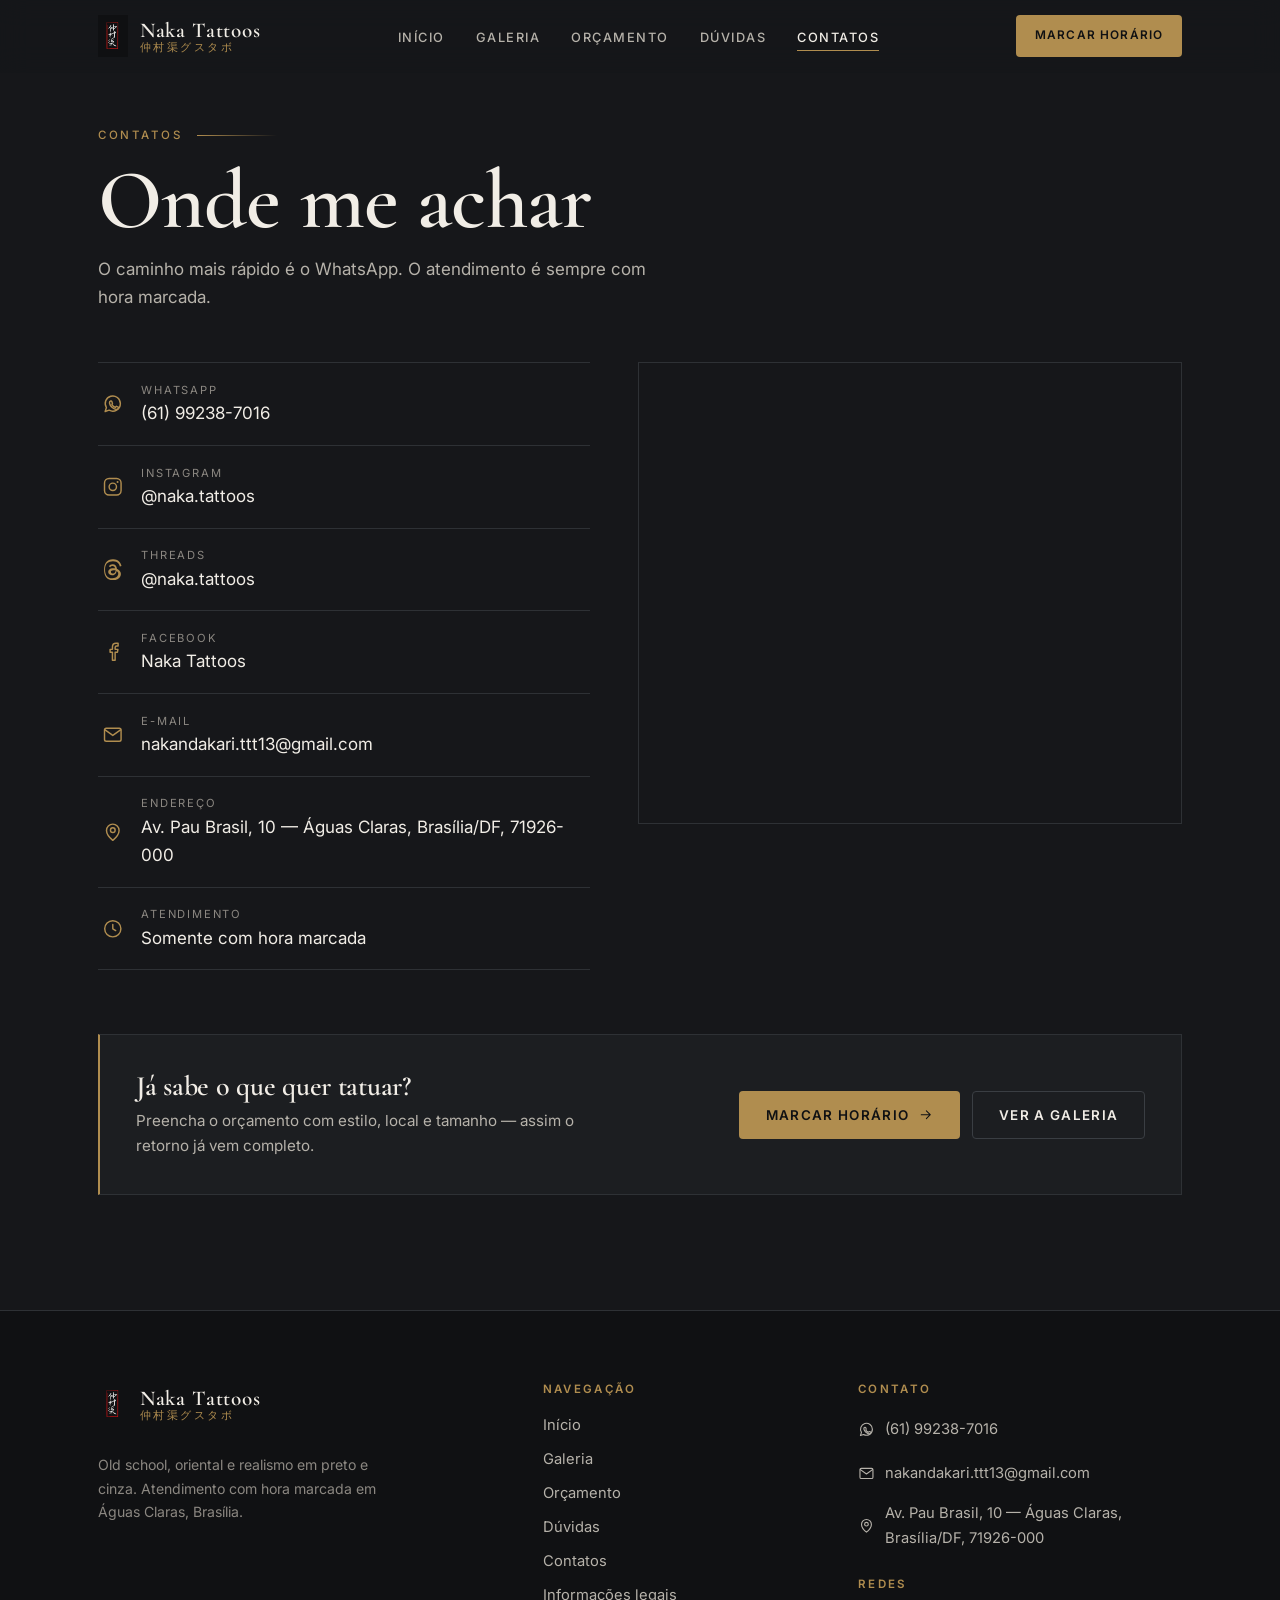
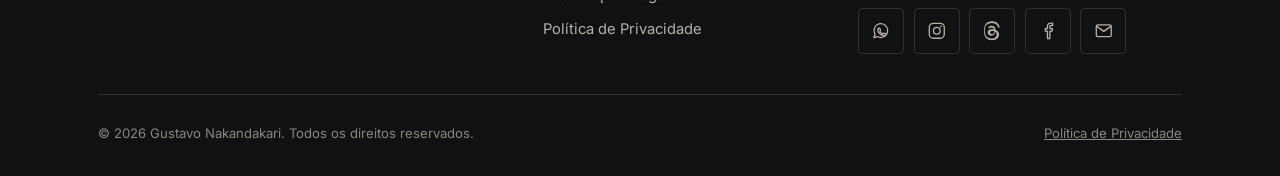
<file: src/pages/contatos.html>
<!DOCTYPE html>
<html lang="pt-BR">
    <head>
        <meta charset="UTF-8">
        <meta name="viewport" content="width=device-width, initial-scale=1.0, viewport-fit=cover">
        <meta name="theme-color" content="#16171a">

        <title>Contatos — Naka Tattoos</title>
        <meta name="description" content="WhatsApp, e-mail, redes sociais e localização do estúdio de Gustavo Nakandakari em Águas Claras, Brasília.">

        <link rel="canonical" href="https://[DOMINIO]/src/pages/contatos.html">
        <meta property="og:type" content="website">
        <meta property="og:locale" content="pt_BR">
        <meta property="og:site_name" content="Naka Tattoos">
        <meta property="og:title" content="Contatos — Naka Tattoos">
        <meta property="og:description" content="Fale comigo pelo WhatsApp, e-mail ou redes sociais. Atendimento com hora marcada.">
        <meta property="og:url" content="https://[DOMINIO]/src/pages/contatos.html">
        <meta property="og:image" content="https://[DOMINIO]/src/img/naka-marca.png">

        <link rel="icon" href="../img/naka-marca.png" type="image/png">
        <link rel="apple-touch-icon" href="../img/naka-marca.png">

        <link rel="preconnect" href="https://fonts.googleapis.com">
        <link rel="preconnect" href="https://fonts.gstatic.com" crossorigin>
        <link rel="stylesheet" href="https://fonts.googleapis.com/css2?family=Cormorant+Garamond:ital,wght@0,500;0,600;1,400;1,500&family=Inter:wght@400;500;600&display=swap">

        <link rel="stylesheet" href="../styles/base.css">
        <link rel="stylesheet" href="../styles/componentes.css">
        <link rel="stylesheet" href="../styles/secoes.css">
    </head>

    <body>
        <a class="pular-para-conteudo" href="#conteudo">Pular para o conteúdo</a>

        <svg class="sprite-icones" aria-hidden="true" focusable="false" xmlns="http://www.w3.org/2000/svg">
            <symbol id="icone-menu" viewBox="0 0 24 24">
                <path d="M4 7h16M4 12h16M4 17h16"/>
            </symbol>

            <symbol id="icone-seta-direita" viewBox="0 0 24 24">
                <path d="M5 12h14M13 6l6 6-6 6"/>
            </symbol>

            <symbol id="icone-relogio" viewBox="0 0 24 24">
                <circle cx="12" cy="12" r="9"/>
                <path d="M12 7.2V12l3.2 2"/>
            </symbol>

            <symbol id="icone-instagram" viewBox="0 0 24 24">
                <rect x="2.8" y="2.8" width="18.4" height="18.4" rx="5"/>
                <circle cx="12" cy="12" r="4.1"/>
                <circle cx="17.3" cy="6.7" r="1.1" fill="currentColor" stroke="none"/>
            </symbol>

            <symbol id="icone-facebook" viewBox="0 0 24 24">
                <path d="M14.6 21.5v-9h2.6l.5-3.2h-3.1V7.1c0-.9.3-1.6 1.7-1.6h1.6V2.6c-.3 0-1.2-.1-2.3-.1-2.4 0-4 1.4-4 4.1v2.7H9v3.2h2.6v9z"/>
            </symbol>

            <symbol id="icone-whatsapp" viewBox="0 0 24 24">
                <path d="M20.4 11.7a8.4 8.4 0 0 1-12.5 7.4l-4.4 1.4 1.4-4.3a8.4 8.4 0 1 1 15.5-4.5z"/>
                <path d="M9 9.4c.2-.5.4-.5.7-.5h.5c.2 0 .4 0 .6.4l.8 1.8c.1.2.1.4 0 .6l-.4.5c-.2.2-.3.3-.1.6.2.3.8 1.3 1.7 2 .9.7 1.5.9 1.8 1 .2.1.4 0 .5-.1l.6-.7c.2-.2.4-.2.6-.1l1.7.8c.2.1.4.3.4.5v.5c0 .3-.2.7-.6 1-.4.3-1 .6-1.6.6-1.4 0-3.3-.8-4.9-2.2-1.6-1.4-2.7-3.3-2.9-4.6-.1-.9.1-1.6.4-2.1z"/>
            </symbol>

            <symbol id="icone-threads" viewBox="0 0 24 24">
                <path d="M16.9 11.1a7.7 7.7 0 0 0-.3-.2c-.2-3.2-1.9-5.1-4.8-5.1h-.1c-1.7 0-3.2.8-4.1 2.2l1.6 1.1c.7-1 1.7-1.2 2.5-1.2.9 0 1.6.3 2.1.8.3.4.6 1 .7 1.7a13 13 0 0 0-2.9-.2c-2.9.2-4.8 1.9-4.7 4.2.1 1.2.7 2.2 1.7 2.9.8.5 1.9.8 3 .7 1.5-.1 2.7-.7 3.5-1.7.6-.8 1-1.8 1.2-3 .7.4 1.2 1 1.5 1.7.4 1.1.5 3-1 4.5-1.3 1.3-2.9 1.9-5.4 1.9-2.7 0-4.8-.9-6.1-2.6-1.2-1.6-1.9-3.9-1.9-6.9s.6-5.3 1.9-6.9C7.5 3.3 9.5 2.4 12.2 2.4c2.7 0 4.8.9 6.1 2.6.7.9 1.2 1.9 1.5 3.2l1.9-.5c-.4-1.6-1-2.9-1.9-4C18.2 1.5 15.7.4 12.3.4h-.1C8.8.4 6.3 1.5 4.6 3.7 3.1 5.7 2.3 8.5 2.3 12s.8 6.3 2.3 8.3c1.7 2.2 4.2 3.3 7.6 3.3h.1c3 0 5.1-.8 6.8-2.4 2.2-2.2 2.2-5 1.4-6.7-.6-1.3-1.6-2.3-3-3zm-4.3 5c-1.3.1-2.6-.5-2.7-1.7-.1-.9.6-1.9 2.7-2h.5c.8 0 1.5.1 2.1.2-.2 3-1.6 3.4-2.6 3.5z"/>
            </symbol>

            <symbol id="icone-email" viewBox="0 0 24 24">
                <rect x="2.8" y="4.8" width="18.4" height="14.4" rx="2"/>
                <path d="M3.4 6.6L12 12.7l8.6-6.1"/>
            </symbol>

            <symbol id="icone-mapa" viewBox="0 0 24 24">
                <path d="M12 21.5s7-5.8 7-11a7 7 0 0 0-14 0c0 5.2 7 11 7 11z"/>
                <circle cx="12" cy="10.2" r="2.6"/>
            </symbol>
        </svg>

        <header class="cabecalho" data-cabecalho>
            <div class="container cabecalho__interno">
                <a class="marca" href="../../index.html" aria-label="Naka Tattoos — página inicial">
                    <img 
                        class="marca__logo" 
                        src="../img/naka-marca.png" 
                        width="904" 
                        height="1280" 
                        alt=""
                    />
                    <span class="marca__texto">
                        <span class="marca__nome">Naka Tattoos</span>
                        <span class="marca__kanji" lang="ja">仲村渠グスタボ</span>
                    </span>
                </a>

                <nav class="cabecalho__nav" id="navPrincipal" data-aberto="false" aria-label="Navegação principal">
                    <ul class="cabecalho__lista">
                        <li><a class="cabecalho__link" href="../../index.html">Início</a></li>
                        <li><a class="cabecalho__link" href="galeria.html">Galeria</a></li>
                        <li><a class="cabecalho__link" href="orcamento.html">Orçamento</a></li>
                        <li><a class="cabecalho__link" href="faq.html">Dúvidas</a></li>
                        <li><a class="cabecalho__link" href="contatos.html" aria-current="page">Contatos</a></li>
                    </ul>
                    <a class="botao botao--principal botao--compacto" href="orcamento.html">Marcar horário</a>
                </nav>

                <div class="cabecalho__acoes">
                    <a class="botao botao--principal botao--compacto" href="orcamento.html">Marcar horário</a>
                    <button class="cabecalho__alternador" type="button" data-alternador-menu
                            aria-expanded="false" aria-controls="navPrincipal" aria-label="Abrir menu de navegação">
                        <svg class="icone" viewBox="0 0 24 24" aria-hidden="true" focusable="false">
                            <use href="#icone-menu"></use>
                        </svg>
                    </button>
                </div>
            </div>
        </header>

        <main id="conteudo">
            <section class="secao secao--topo" aria-labelledby="tituloContatos">
                <div class="container">
                    <div class="secao__cabecalho">
                        <p class="secao__indice">Contatos</p>
                        <h1 class="secao__titulo" id="tituloContatos">Onde me achar</h1>
                        <p class="secao__apoio">
                            O caminho mais rápido é o WhatsApp. O atendimento é sempre com hora marcada.
                        </p>
                    </div>

                    <div class="contatos__grade">
                        <div class="revelar">
                            <ul class="contatos__lista" data-contatos-lista>
                                <li class="contato-item">
                                    <a class="contato-item__link" href="https://api.whatsapp.com/message/TLLHO6BXFIZGD1" target="_blank" rel="noopener noreferrer">
                                        <svg class="icone" viewBox="0 0 24 24" aria-hidden="true" focusable="false">
                                            <use href="#icone-whatsapp"></use>
                                        </svg>
                                        <span class="contato-item__rotulo">WhatsApp</span>
                                        <span class="contato-item__valor">(61) 99238-7016</span>
                                    </a>
                                </li>
                            </ul>
                        </div>

                        <div class="mapa revelar">
                            <iframe
                                src="https://maps.google.com/maps?q=Av.%20Pau%20Brasil%2C%2010%20-%20%C3%81guas%20Claras%2C%20Bras%C3%ADlia%20-%20DF%2C%2071926-000&z=16&output=embed"
                                title="Mapa com a localização do estúdio em Águas Claras, Brasília"
                                loading="lazy"
                                allowfullscreen>
                            </iframe>
                        </div>
                    </div>

                    <div class="chamada revelar">
                        <div>
                            <h2 class="chamada__titulo">Já sabe o que quer tatuar?</h2>
                            <p class="chamada__texto">
                                Preencha o orçamento com estilo, local e tamanho — assim o retorno já vem completo.
                            </p>
                        </div>
                        <div class="chamada__acoes">
                            <a class="botao botao--principal" href="orcamento.html">
                                Marcar horário
                                <svg class="icone" viewBox="0 0 24 24" aria-hidden="true" focusable="false"><use href="#icone-seta-direita"></use></svg>
                            </a>
                            <a class="botao botao--contorno" href="galeria.html">Ver a galeria</a>
                        </div>
                    </div>
                </div>
            </section>
        </main>

        <footer class="rodape">
            <div class="container">
                <div class="rodape__topo">
                    <div>
                        <a class="marca" href="../../index.html" aria-label="Naka Tattoos — página inicial">
                            <img 
                                class="marca__logo" 
                                src="../img/naka-marca.png" 
                                width="904" 
                                height="1280" 
                                alt="" 
                                loading="lazy"
                            />
                            <span class="marca__texto">
                                <span class="marca__nome">Naka Tattoos</span>
                                <span class="marca__kanji" lang="ja">仲村渠グスタボ</span>
                            </span>
                        </a>
                        <p class="rodape__descricao">
                            Old school, oriental e realismo em preto e cinza. Atendimento com hora marcada
                            em Águas Claras, Brasília.
                        </p>
                    </div>

                    <nav aria-labelledby="tituloLinksRodape">
                        <h2 class="rodape__titulo" id="tituloLinksRodape">Navegação</h2>
                        <ul class="rodape__lista">
                            <li><a href="../../index.html">Início</a></li>
                            <li><a href="galeria.html">Galeria</a></li>
                            <li><a href="orcamento.html">Orçamento</a></li>
                            <li><a href="faq.html">Dúvidas</a></li>
                            <li><a href="contatos.html">Contatos</a></li>
                            <li><a href="../../index.html#legal">Informações legais</a></li>
                            <li><a href="privacidade.html">Política de Privacidade</a></li>
                        </ul>
                    </nav>

                    <div>
                        <h2 class="rodape__titulo">Contato</h2>
                        <div class="rodape__contato">
                            <a data-link="whatsapp" href="https://api.whatsapp.com/message/TLLHO6BXFIZGD1" target="_blank" rel="noopener noreferrer">
                                <svg class="icone" viewBox="0 0 24 24" aria-hidden="true" focusable="false">
                                    <use href="#icone-whatsapp"></use>
                                </svg>
                                <span data-texto="whatsapp">(61) 99238-7016</span>
                            </a>
                            <a data-link="email" href="mailto:nakandakari.ttt13@gmail.com">
                                <svg class="icone" viewBox="0 0 24 24" aria-hidden="true" focusable="false">
                                    <use href="#icone-email"></use>
                                </svg>
                                <span data-texto="email">nakandakari.ttt13@gmail.com</span>
                            </a>
                            <a data-link="mapa" href="https://www.google.com/maps/search/?api=1&amp;query=Av.+Pau+Brasil,+10+-+%C3%81guas+Claras,+Bras%C3%ADlia+-+DF,+71926-000" target="_blank" rel="noopener noreferrer">
                                <svg class="icone" viewBox="0 0 24 24" aria-hidden="true" focusable="false">
                                    <use href="#icone-mapa"></use>
                                </svg>
                                <span data-texto="endereco">Av. Pau Brasil, 10 — Águas Claras, Brasília/DF</span>
                            </a>
                        </div>

                        <h2 class="rodape__titulo rodape__titulo--redes">Redes</h2>
                        <ul class="rodape__sociais" data-redes></ul>
                    </div>
                </div>

                <div class="rodape__base">
                    <p>© <span data-ano>2026</span> Gustavo Nakandakari. Todos os direitos reservados.</p>
                    <p>
                        <a href="privacidade.html">Política de Privacidade</a>
                    </p>
                </div>
            </div>
        </footer>

        <script src="../js/config.js" defer></script>
        <script src="../js/components/contatos.js" defer></script>
        <script src="../js/components/navegacao.js" defer></script>
        <script src="../js/main.js" defer></script>
    </body>
</html>
</file>
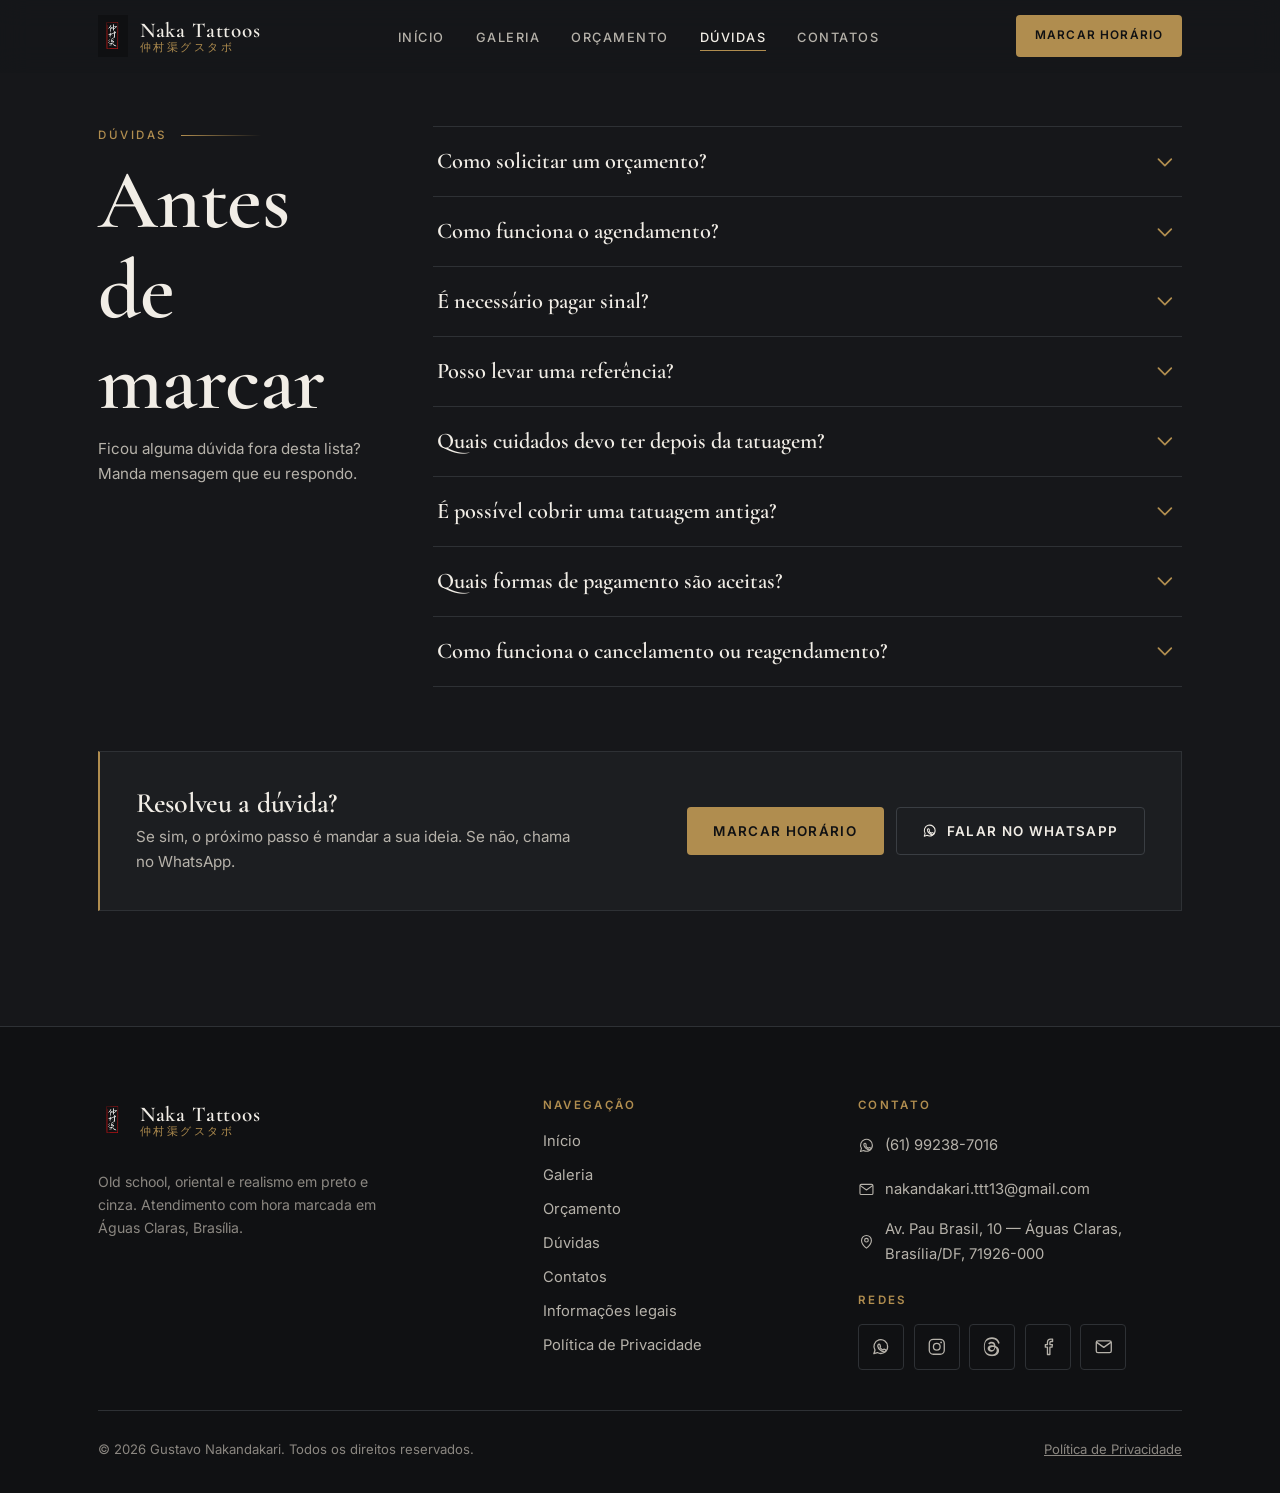
<file: src/pages/faq.html>
<!DOCTYPE html>
<html lang="pt-BR">
    <head>
        <meta charset="UTF-8">
        <meta name="viewport" content="width=device-width, initial-scale=1.0, viewport-fit=cover">
        <meta name="theme-color" content="#16171a">

        <title>Dúvidas frequentes — Naka Tattoos</title>
        <meta name="description" content="Agendamento, referências, cobertura de tatuagem antiga e cuidados antes e depois da sessão no estúdio Naka Tattoos.">

        <link rel="canonical" href="https://[DOMINIO]/src/pages/faq.html">
        <meta property="og:type" content="website">
        <meta property="og:locale" content="pt_BR">
        <meta property="og:site_name" content="Naka Tattoos">
        <meta property="og:title" content="Dúvidas frequentes — Naka Tattoos">
        <meta property="og:description" content="As perguntas mais comuns antes de marcar uma sessão.">
        <meta property="og:url" content="https://[DOMINIO]/src/pages/faq.html">
        <meta property="og:image" content="https://[DOMINIO]/src/img/naka-marca.png">

        <link rel="icon" href="../img/naka-marca.png" type="image/png">
        <link rel="apple-touch-icon" href="../img/naka-marca.png">

        <link rel="preconnect" href="https://fonts.googleapis.com">
        <link rel="preconnect" href="https://fonts.gstatic.com" crossorigin>
        <link rel="stylesheet" href="https://fonts.googleapis.com/css2?family=Cormorant+Garamond:ital,wght@0,500;0,600;1,400;1,500&family=Inter:wght@400;500;600&display=swap">

        <link rel="stylesheet" href="../styles/base.css">
        <link rel="stylesheet" href="../styles/componentes.css">
        <link rel="stylesheet" href="../styles/secoes.css">
    </head>

    <body>
        <a class="pular-para-conteudo" href="#conteudo">Pular para o conteúdo</a>

        <svg class="sprite-icones" aria-hidden="true" focusable="false" xmlns="http://www.w3.org/2000/svg">
            <symbol id="icone-menu" viewBox="0 0 24 24">
                <path d="M4 7h16M4 12h16M4 17h16"/>
            </symbol>

            <symbol id="icone-chevron" viewBox="0 0 24 24">
                <path d="M6 9.5l6 6 6-6"/>
            </symbol>

            <symbol id="icone-seta-direita" viewBox="0 0 24 24">
                <path d="M5 12h14M13 6l6 6-6 6"/>
            </symbol>

            <symbol id="icone-instagram" viewBox="0 0 24 24">
                <rect x="2.8" y="2.8" width="18.4" height="18.4" rx="5"/>
                <circle cx="12" cy="12" r="4.1"/>
                <circle cx="17.3" cy="6.7" r="1.1" fill="currentColor" stroke="none"/>
            </symbol>

            <symbol id="icone-facebook" viewBox="0 0 24 24">
                <path d="M14.6 21.5v-9h2.6l.5-3.2h-3.1V7.1c0-.9.3-1.6 1.7-1.6h1.6V2.6c-.3 0-1.2-.1-2.3-.1-2.4 0-4 1.4-4 4.1v2.7H9v3.2h2.6v9z"/>
            </symbol>

            <symbol id="icone-whatsapp" viewBox="0 0 24 24">
                <path d="M20.4 11.7a8.4 8.4 0 0 1-12.5 7.4l-4.4 1.4 1.4-4.3a8.4 8.4 0 1 1 15.5-4.5z"/>
                <path d="M9 9.4c.2-.5.4-.5.7-.5h.5c.2 0 .4 0 .6.4l.8 1.8c.1.2.1.4 0 .6l-.4.5c-.2.2-.3.3-.1.6.2.3.8 1.3 1.7 2 .9.7 1.5.9 1.8 1 .2.1.4 0 .5-.1l.6-.7c.2-.2.4-.2.6-.1l1.7.8c.2.1.4.3.4.5v.5c0 .3-.2.7-.6 1-.4.3-1 .6-1.6.6-1.4 0-3.3-.8-4.9-2.2-1.6-1.4-2.7-3.3-2.9-4.6-.1-.9.1-1.6.4-2.1z"/>
            </symbol>

            <symbol id="icone-threads" viewBox="0 0 24 24">
                <path d="M16.9 11.1a7.7 7.7 0 0 0-.3-.2c-.2-3.2-1.9-5.1-4.8-5.1h-.1c-1.7 0-3.2.8-4.1 2.2l1.6 1.1c.7-1 1.7-1.2 2.5-1.2.9 0 1.6.3 2.1.8.3.4.6 1 .7 1.7a13 13 0 0 0-2.9-.2c-2.9.2-4.8 1.9-4.7 4.2.1 1.2.7 2.2 1.7 2.9.8.5 1.9.8 3 .7 1.5-.1 2.7-.7 3.5-1.7.6-.8 1-1.8 1.2-3 .7.4 1.2 1 1.5 1.7.4 1.1.5 3-1 4.5-1.3 1.3-2.9 1.9-5.4 1.9-2.7 0-4.8-.9-6.1-2.6-1.2-1.6-1.9-3.9-1.9-6.9s.6-5.3 1.9-6.9C7.5 3.3 9.5 2.4 12.2 2.4c2.7 0 4.8.9 6.1 2.6.7.9 1.2 1.9 1.5 3.2l1.9-.5c-.4-1.6-1-2.9-1.9-4C18.2 1.5 15.7.4 12.3.4h-.1C8.8.4 6.3 1.5 4.6 3.7 3.1 5.7 2.3 8.5 2.3 12s.8 6.3 2.3 8.3c1.7 2.2 4.2 3.3 7.6 3.3h.1c3 0 5.1-.8 6.8-2.4 2.2-2.2 2.2-5 1.4-6.7-.6-1.3-1.6-2.3-3-3zm-4.3 5c-1.3.1-2.6-.5-2.7-1.7-.1-.9.6-1.9 2.7-2h.5c.8 0 1.5.1 2.1.2-.2 3-1.6 3.4-2.6 3.5z"/>
            </symbol>

            <symbol id="icone-email" viewBox="0 0 24 24">
                <rect x="2.8" y="4.8" width="18.4" height="14.4" rx="2"/>
                <path d="M3.4 6.6L12 12.7l8.6-6.1"/>
            </symbol>

            <symbol id="icone-mapa" viewBox="0 0 24 24">
                <path d="M12 21.5s7-5.8 7-11a7 7 0 0 0-14 0c0 5.2 7 11 7 11z"/>
                <circle cx="12" cy="10.2" r="2.6"/>
            </symbol>
        </svg>

        <header class="cabecalho" data-cabecalho>
            <div class="container cabecalho__interno">
                <a class="marca" href="../../index.html" aria-label="Naka Tattoos — página inicial">
                    <img 
                        class="marca__logo" 
                        src="../img/naka-marca.png" 
                        width="904" 
                        height="1280" 
                        alt=""
                    />
                    <span class="marca__texto">
                        <span class="marca__nome">Naka Tattoos</span>
                        <span class="marca__kanji" lang="ja">仲村渠グスタボ</span>
                    </span>
                </a>

                <nav class="cabecalho__nav" id="navPrincipal" data-aberto="false" aria-label="Navegação principal">
                    <ul class="cabecalho__lista">
                        <li><a class="cabecalho__link" href="../../index.html">Início</a></li>
                        <li><a class="cabecalho__link" href="galeria.html">Galeria</a></li>
                        <li><a class="cabecalho__link" href="orcamento.html">Orçamento</a></li>
                        <li><a class="cabecalho__link" href="faq.html" aria-current="page">Dúvidas</a></li>
                        <li><a class="cabecalho__link" href="contatos.html">Contatos</a></li>
                    </ul>
                    <a class="botao botao--principal botao--compacto" href="orcamento.html">Marcar horário</a>
                </nav>

                <div class="cabecalho__acoes">
                    <a class="botao botao--principal botao--compacto" href="orcamento.html">Marcar horário</a>
                    <button class="cabecalho__alternador" type="button" data-alternador-menu aria-expanded="false" 
                        aria-controls="navPrincipal" aria-label="Abrir menu de navegação">
                        <svg class="icone" viewBox="0 0 24 24" aria-hidden="true" focusable="false">
                            <use href="#icone-menu"></use>
                        </svg>
                    </button>
                </div>
            </div>
        </header>

        <main id="conteudo">
            <section class="secao secao--topo" aria-labelledby="tituloFaq">
                <div class="container">
                    <div class="faq__grade">
                        <div class="secao__cabecalho">
                            <p class="secao__indice">Dúvidas</p>
                            <h1 class="secao__titulo" id="tituloFaq">Antes de marcar</h1>
                            <p class="faq__intro">
                                Ficou alguma dúvida fora desta lista? Manda mensagem que eu respondo.
                            </p>
                        </div>

                        <div class="accordion revelar" data-accordion>
                            <div class="accordion__item">
                                <h2>
                                    <button class="accordion__gatilho" type="button" id="faq-1" aria-expanded="false" aria-controls="painel-faq-1" data-accordion-gatilho>
                                        Como solicitar um orçamento?
                                        <svg class="icone accordion__seta" viewBox="0 0 24 24" aria-hidden="true" focusable="false">
                                            <use href="#icone-chevron"></use>
                                        </svg>
                                    </button>
                                </h2>

                                <div class="accordion__painel" id="painel-faq-1" role="region" aria-labelledby="faq-1">
                                    <div>
                                        <p>
                                            Pela <a href="orcamento.html">página de orçamento</a> ou direto no WhatsApp.
                                            Informe o estilo, a região do corpo, o tamanho aproximado em centímetros e,
                                            se tiver, imagens de referência.
                                        </p>
                                    </div>
                                </div>
                            </div>

                            <div class="accordion__item">
                                <h2>
                                    <button class="accordion__gatilho" type="button" id="faq-2" aria-expanded="false" aria-controls="painel-faq-2" data-accordion-gatilho>
                                        Como funciona o agendamento?
                                        <svg class="icone accordion__seta" viewBox="0 0 24 24" aria-hidden="true" focusable="false">
                                            <use href="#icone-chevron"></use>
                                        </svg>
                                    </button>
                                </h2>
                                <div class="accordion__painel" id="painel-faq-2" role="region" aria-labelledby="faq-2">
                                    <div>
                                        <p>
                                            O atendimento é somente com hora marcada. Depois do orçamento,
                                            combinamos data e horário pelo WhatsApp.
                                        </p>
                                    </div>
                                </div>
                            </div>

                            <div class="accordion__item">
                                <h2>
                                    <button class="accordion__gatilho" type="button" id="faq-3" aria-expanded="false" aria-controls="painel-faq-3" data-accordion-gatilho>
                                        É necessário pagar sinal?
                                        <svg class="icone accordion__seta" viewBox="0 0 24 24" aria-hidden="true" focusable="false">
                                            <use href="#icone-chevron"></use>
                                        </svg>
                                    </button>
                                </h2>
                                <div class="accordion__painel" id="painel-faq-3" role="region" aria-labelledby="faq-3">
                                    <div>
                                        <p>
                                            Sim, é cobrado um sinal de R$ 100,00 para reservar a data.
                                        </p>
                                    </div>
                                </div>
                            </div>

                            <div class="accordion__item">
                                <h2>
                                    <button class="accordion__gatilho" type="button" id="faq-4" aria-expanded="false" aria-controls="painel-faq-4" data-accordion-gatilho>
                                        Posso levar uma referência?
                                        <svg class="icone accordion__seta" viewBox="0 0 24 24" aria-hidden="true" focusable="false">
                                            <use href="#icone-chevron"></use>
                                        </svg>
                                    </button>
                                </h2>
                                <div class="accordion__painel" id="painel-faq-4" role="region" aria-labelledby="faq-4">
                                    <div>
                                        <p>
                                            Pode, e ajuda bastante. O formulário aceita até cinco imagens e você
                                            também pode mandar as referências pelo WhatsApp. Elas servem de base
                                            para um desenho autoral, não para cópia.
                                        </p>
                                    </div>
                                </div>
                            </div>

                            <div class="accordion__item">
                                <h2>
                                    <button class="accordion__gatilho" type="button" id="faq-7" aria-expanded="false" aria-controls="painel-faq-7" data-accordion-gatilho>
                                        Quais cuidados devo ter depois da tatuagem?
                                        <svg class="icone accordion__seta" viewBox="0 0 24 24" aria-hidden="true" focusable="false">
                                            <use href="#icone-chevron"></use>
                                        </svg>
                                    </button>
                                </h2>
                                <div class="accordion__painel" id="painel-faq-7" role="region" aria-labelledby="faq-7">
                                    <div>
                                        <p>
                                            No dia da sessão você recebe as orientações completas de cicatrização,
                                            explicadas pessoalmente.
                                        </p>
                                        <p>
                                            No dia da sessão você recebe todas as orientações de cuidados. De forma geral: mantenha a região limpa, higienize com sabonete neutro, 
                                            use hidratante a partir do terceiro dia, evite sol direto, piscina, 
                                            mar e não coce ou retire as casquinhas durante a cicatrização.
                                        </p>
                                    </div>
                                </div>
                            </div>

                            <div class="accordion__item">
                                <h2>
                                    <button class="accordion__gatilho" type="button" id="faq-8" aria-expanded="false" aria-controls="painel-faq-8" data-accordion-gatilho>
                                        É possível cobrir uma tatuagem antiga?
                                        <svg class="icone accordion__seta" viewBox="0 0 24 24" aria-hidden="true" focusable="false">
                                            <use href="#icone-chevron"></use>
                                        </svg>
                                    </button>
                                </h2>
                                <div class="accordion__painel" id="painel-faq-8" role="region" aria-labelledby="faq-8">
                                    <div>
                                        <p>
                                            Cobertura depende do tamanho, da cor e do estado da peça antiga.
                                            Mande uma foto junto do orçamento para avaliação caso a caso.
                                        </p>
                                    </div>
                                </div>
                            </div>

                            <div class="accordion__item">
                                <h2>
                                    <button class="accordion__gatilho" type="button" id="faq-9" aria-expanded="false" aria-controls="painel-faq-9" data-accordion-gatilho>
                                        Quais formas de pagamento são aceitas?
                                        <svg class="icone accordion__seta" viewBox="0 0 24 24" aria-hidden="true" focusable="false">
                                            <use href="#icone-chevron"></use>
                                        </svg>
                                    </button>
                                </h2>
                                <div class="accordion__painel" id="painel-faq-9" role="region" aria-labelledby="faq-9">
                                    <div>
                                        <p>
                                            Aceito débito, crédito e Pix. 
                                        </p>
                                    </div>
                                </div>
                            </div>

                            <div class="accordion__item">
                                <h2>
                                    <button class="accordion__gatilho" type="button" id="faq-10" aria-expanded="false" aria-controls="painel-faq-10" data-accordion-gatilho>
                                        Como funciona o cancelamento ou reagendamento?
                                        <svg class="icone accordion__seta" viewBox="0 0 24 24" aria-hidden="true" focusable="false">
                                            <use href="#icone-chevron"></use>
                                        </svg>
                                    </button>
                                </h2>
                                <div class="accordion__painel" id="painel-faq-10" role="region" aria-labelledby="faq-10">
                                    <div>
                                        <p>
                                            Mudanças de horário ou cancelamentos devem ser comunicados com antecedência. 
                                        </p>
                                    </div>
                                </div>
                            </div>
                        </div>
                    </div>

                    <div class="chamada revelar">
                        <div>
                            <h2 class="chamada__titulo">Resolveu a dúvida?</h2>
                            <p class="chamada__texto">
                                Se sim, o próximo passo é mandar a sua ideia. Se não, chama no WhatsApp.
                            </p>
                        </div>
                        <div class="chamada__acoes">
                            <a class="botao botao--principal" href="orcamento.html">Marcar horário</a>
                            <a class="botao botao--contorno" data-link="whatsapp" href="https://api.whatsapp.com/message/TLLHO6BXFIZGD1" target="_blank" rel="noopener noreferrer">
                                <svg class="icone" viewBox="0 0 24 24" aria-hidden="true" focusable="false">
                                    <use href="#icone-whatsapp"></use>
                                </svg>
                                Falar no WhatsApp
                            </a>
                        </div>
                    </div>
                </div>
            </section>
        </main>

        <footer class="rodape">
            <div class="container">
                <div class="rodape__topo">
                    <div>
                        <a class="marca" href="../../index.html" aria-label="Naka Tattoos — página inicial">
                            <img 
                                class="marca__logo" 
                                src="../img/naka-marca.png" 
                                width="904" 
                                height="1280" 
                                alt=""
                                loading="lazy"
                            />
                            <span class="marca__texto">
                                <span class="marca__nome">Naka Tattoos</span>
                                <span class="marca__kanji" lang="ja">仲村渠グスタボ</span>
                            </span>
                        </a>
                        <p class="rodape__descricao">
                            Old school, oriental e realismo em preto e cinza. Atendimento com hora marcada
                            em Águas Claras, Brasília.
                        </p>
                    </div>

                    <nav aria-labelledby="tituloLinksRodape">
                        <h2 class="rodape__titulo" id="tituloLinksRodape">Navegação</h2>
                        <ul class="rodape__lista">
                            <li><a href="../../index.html">Início</a></li>
                            <li><a href="galeria.html">Galeria</a></li>
                            <li><a href="orcamento.html">Orçamento</a></li>
                            <li><a href="faq.html">Dúvidas</a></li>
                            <li><a href="contatos.html">Contatos</a></li>
                            <li><a href="../../index.html#legal">Informações legais</a></li>
                            <li><a href="privacidade.html">Política de Privacidade</a></li>
                        </ul>
                    </nav>

                    <div>
                        <h2 class="rodape__titulo">Contato</h2>
                        <div class="rodape__contato">
                            <a data-link="whatsapp" href="https://api.whatsapp.com/message/TLLHO6BXFIZGD1"
                            target="_blank" rel="noopener noreferrer">
                                <svg class="icone" viewBox="0 0 24 24" aria-hidden="true" focusable="false">
                                    <use href="#icone-whatsapp"></use>
                                </svg>
                                <span data-texto="whatsapp">(61) 99238-7016</span>
                            </a>
                            <a data-link="email" href="mailto:nakandakari.ttt13@gmail.com">
                                <svg class="icone" viewBox="0 0 24 24" aria-hidden="true" focusable="false">
                                    <use href="#icone-email"></use>
                                </svg>
                                <span data-texto="email">nakandakari.ttt13@gmail.com</span>
                            </a>
                            <a data-link="mapa" href="https://www.google.com/maps/search/?api=1&amp;query=Av.+Pau+Brasil,+10+-+%C3%81guas+Claras,+Bras%C3%ADlia+-+DF,+71926-000" target="_blank" rel="noopener noreferrer">
                                <svg class="icone" viewBox="0 0 24 24" aria-hidden="true" focusable="false">
                                    <use href="#icone-mapa"></use>
                                </svg>
                                <span data-texto="endereco">Av. Pau Brasil, 10 — Águas Claras, Brasília/DF</span>
                            </a>
                        </div>

                        <h2 class="rodape__titulo rodape__titulo--redes">Redes</h2>
                        <ul class="rodape__sociais" data-redes></ul>
                    </div>
                </div>

                <div class="rodape__base">
                    <p>© <span data-ano>2026</span> Gustavo Nakandakari. Todos os direitos reservados.</p>
                    <p>
                        <a href="privacidade.html">Política de Privacidade</a>
                    </p>
                </div>
            </div>
        </footer>

        <script src="../js/config.js" defer></script>
        <script src="../js/components/contatos.js" defer></script>
        <script src="../js/components/navegacao.js" defer></script>
        <script src="../js/components/faq.js" defer></script>
        <script src="../js/main.js" defer></script>
    </body>
</html>
</file>
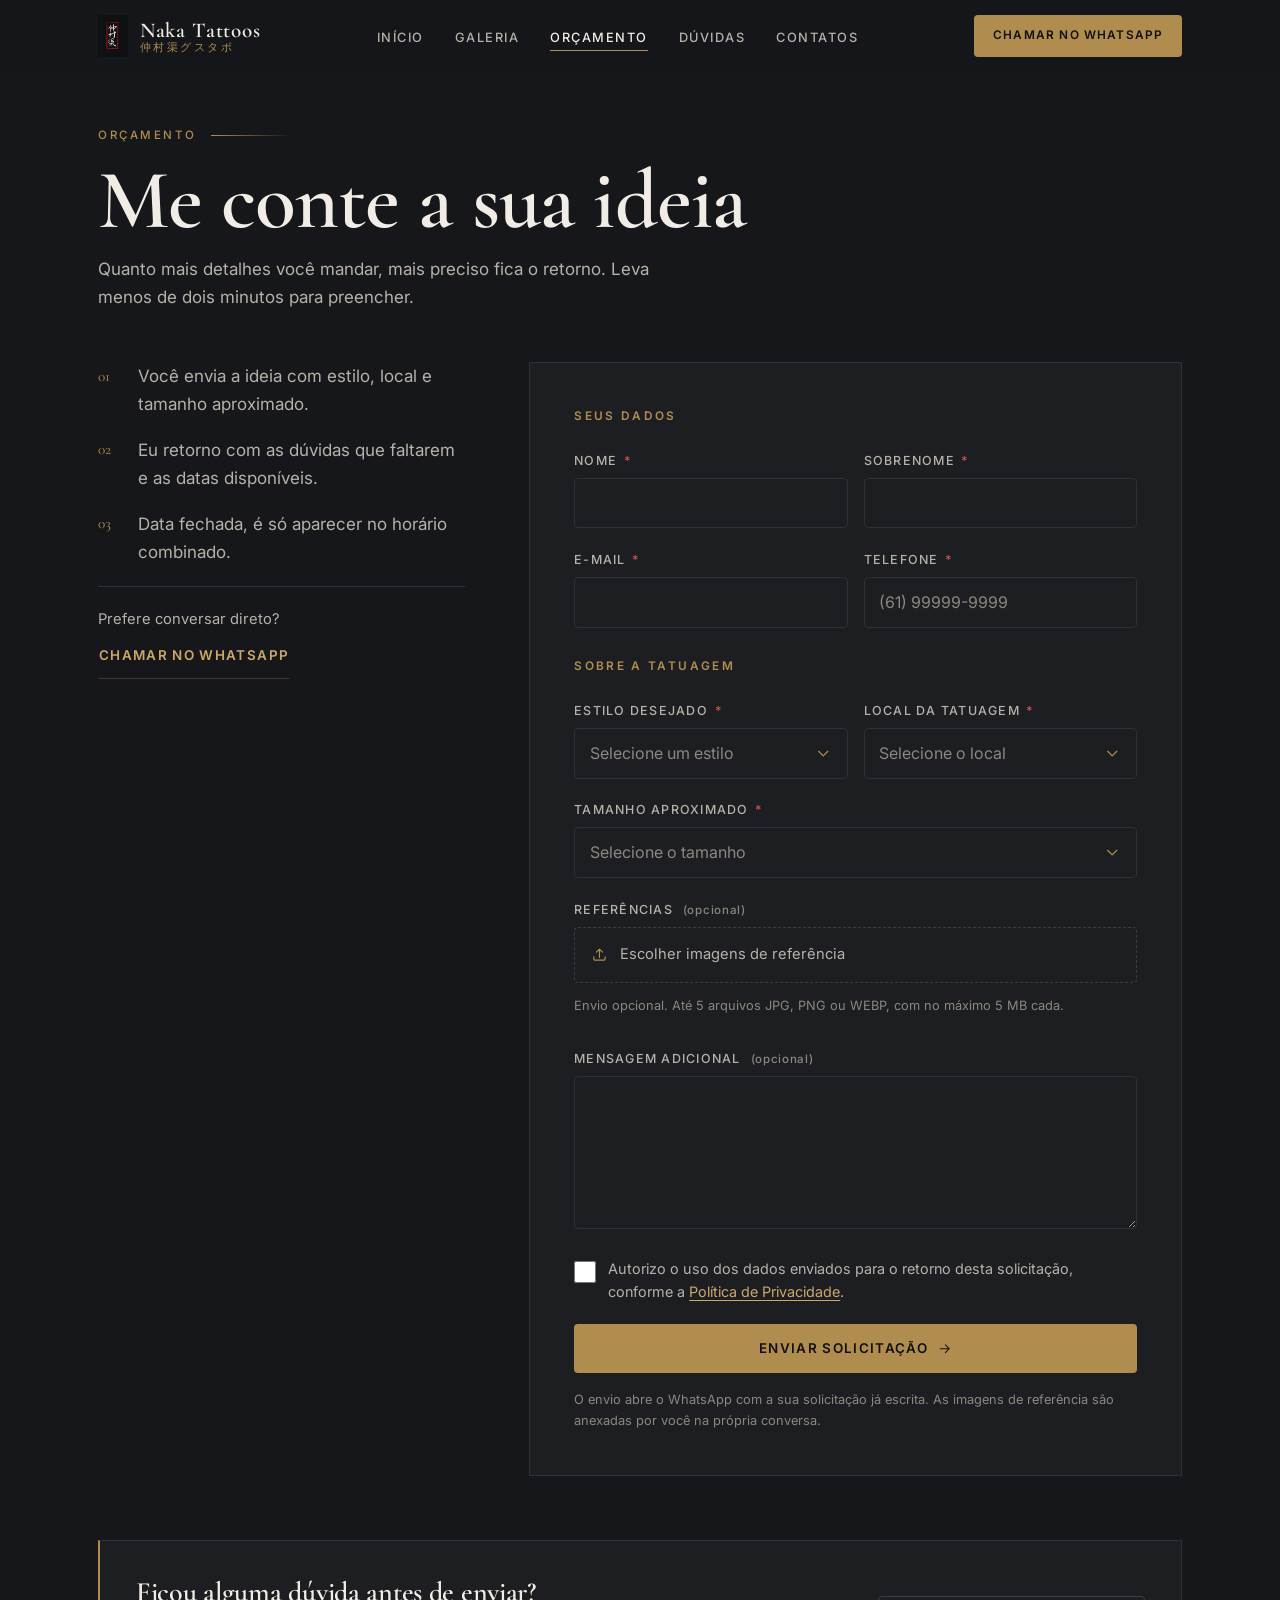
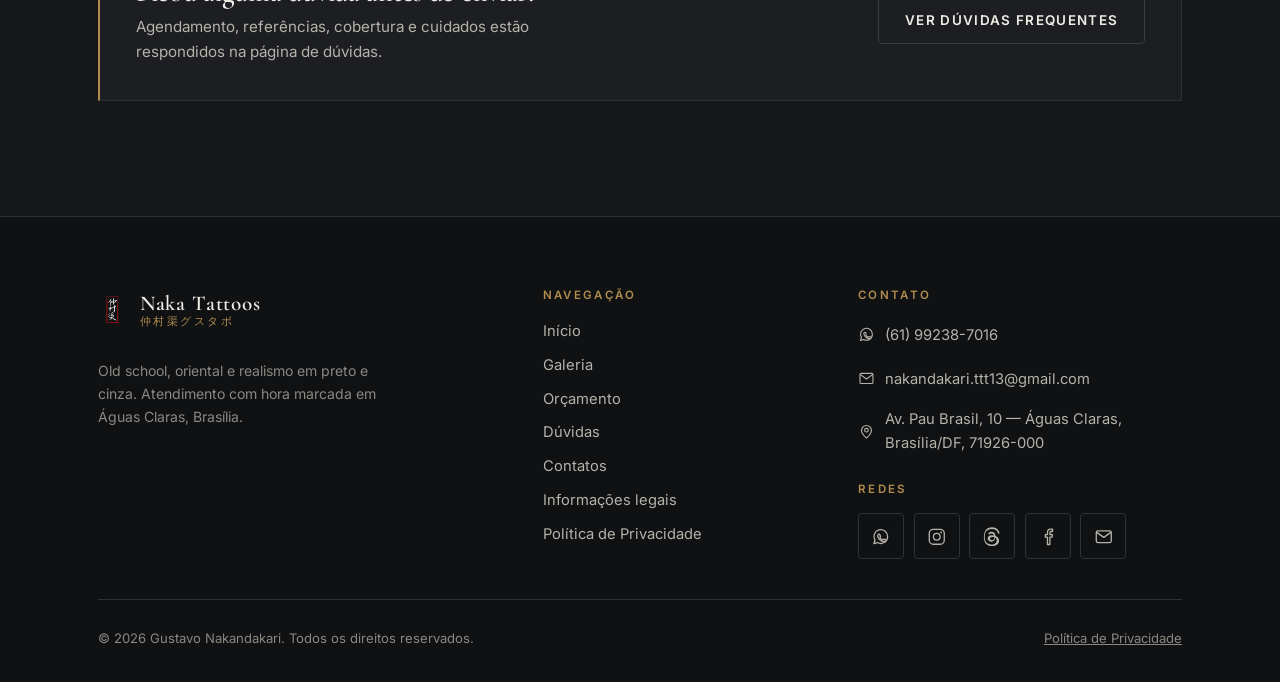
<file: src/pages/orcamento.html>
<!DOCTYPE html>
<html lang="pt-BR">
    <head>
        <meta charset="UTF-8">
        <meta name="viewport" content="width=device-width, initial-scale=1.0, viewport-fit=cover">
        <meta name="theme-color" content="#16171a">

        <title>Orçamento — Naka Tattoos</title>
        <meta name="description" content="Solicite um orçamento de tatuagem com Gustavo Nakandakari: estilo, local do corpo, tamanho e referências em um formulário só.">

        <link rel="canonical" href="https://[DOMINIO]/src/pages/orcamento.html">
        <meta property="og:type" content="website">
        <meta property="og:locale" content="pt_BR">
        <meta property="og:site_name" content="Naka Tattoos">
        <meta property="og:title" content="Orçamento — Naka Tattoos">
        <meta property="og:description" content="Mande a sua ideia com estilo, local e tamanho. O retorno vem com as datas disponíveis.">
        <meta property="og:url" content="https://[DOMINIO]/src/pages/orcamento.html">
        <meta property="og:image" content="https://[DOMINIO]/src/img/naka-marca.png">

        <link rel="icon" href="../img/naka-marca.png" type="image/png">
        <link rel="apple-touch-icon" href="../img/naka-marca.png">

        <link rel="preconnect" href="https://fonts.googleapis.com">
        <link rel="preconnect" href="https://fonts.gstatic.com" crossorigin>
        <link rel="stylesheet" href="https://fonts.googleapis.com/css2?family=Cormorant+Garamond:ital,wght@0,500;0,600;1,400;1,500&family=Inter:wght@400;500;600&display=swap">

        <link rel="stylesheet" href="../styles/base.css">
        <link rel="stylesheet" href="../styles/componentes.css">
        <link rel="stylesheet" href="../styles/secoes.css">
    </head>

    <body>
        <a class="pular-para-conteudo" href="#conteudo">Pular para o conteúdo</a>

        <svg class="sprite-icones" aria-hidden="true" focusable="false" xmlns="http://www.w3.org/2000/svg">
            <symbol id="icone-menu" viewBox="0 0 24 24">
                <path d="M4 7h16M4 12h16M4 17h16"/>
            </symbol>

            <symbol id="icone-fechar" viewBox="0 0 24 24">
                <path d="M6 6l12 12M18 6L6 18"/>
            </symbol>

            <symbol id="icone-chevron" viewBox="0 0 24 24">
                <path d="M6 9.5l6 6 6-6"/>
            </symbol>

            <symbol id="icone-seta-direita" viewBox="0 0 24 24">
                <path d="M5 12h14M13 6l6 6-6 6"/>
            </symbol>

            <symbol id="icone-instagram" viewBox="0 0 24 24">
                <rect x="2.8" y="2.8" width="18.4" height="18.4" rx="5"/>
                <circle cx="12" cy="12" r="4.1"/>
                <circle cx="17.3" cy="6.7" r="1.1" fill="currentColor" stroke="none"/>
            </symbol>

            <symbol id="icone-facebook" viewBox="0 0 24 24">
                <path d="M14.6 21.5v-9h2.6l.5-3.2h-3.1V7.1c0-.9.3-1.6 1.7-1.6h1.6V2.6c-.3 0-1.2-.1-2.3-.1-2.4 0-4 1.4-4 4.1v2.7H9v3.2h2.6v9z"/>
            </symbol>

            <symbol id="icone-whatsapp" viewBox="0 0 24 24">
                <path d="M20.4 11.7a8.4 8.4 0 0 1-12.5 7.4l-4.4 1.4 1.4-4.3a8.4 8.4 0 1 1 15.5-4.5z"/>
                <path d="M9 9.4c.2-.5.4-.5.7-.5h.5c.2 0 .4 0 .6.4l.8 1.8c.1.2.1.4 0 .6l-.4.5c-.2.2-.3.3-.1.6.2.3.8 1.3 1.7 2 .9.7 1.5.9 1.8 1 .2.1.4 0 .5-.1l.6-.7c.2-.2.4-.2.6-.1l1.7.8c.2.1.4.3.4.5v.5c0 .3-.2.7-.6 1-.4.3-1 .6-1.6.6-1.4 0-3.3-.8-4.9-2.2-1.6-1.4-2.7-3.3-2.9-4.6-.1-.9.1-1.6.4-2.1z"/>
            </symbol>

            <symbol id="icone-threads" viewBox="0 0 24 24">
                <path d="M16.9 11.1a7.7 7.7 0 0 0-.3-.2c-.2-3.2-1.9-5.1-4.8-5.1h-.1c-1.7 0-3.2.8-4.1 2.2l1.6 1.1c.7-1 1.7-1.2 2.5-1.2.9 0 1.6.3 2.1.8.3.4.6 1 .7 1.7a13 13 0 0 0-2.9-.2c-2.9.2-4.8 1.9-4.7 4.2.1 1.2.7 2.2 1.7 2.9.8.5 1.9.8 3 .7 1.5-.1 2.7-.7 3.5-1.7.6-.8 1-1.8 1.2-3 .7.4 1.2 1 1.5 1.7.4 1.1.5 3-1 4.5-1.3 1.3-2.9 1.9-5.4 1.9-2.7 0-4.8-.9-6.1-2.6-1.2-1.6-1.9-3.9-1.9-6.9s.6-5.3 1.9-6.9C7.5 3.3 9.5 2.4 12.2 2.4c2.7 0 4.8.9 6.1 2.6.7.9 1.2 1.9 1.5 3.2l1.9-.5c-.4-1.6-1-2.9-1.9-4C18.2 1.5 15.7.4 12.3.4h-.1C8.8.4 6.3 1.5 4.6 3.7 3.1 5.7 2.3 8.5 2.3 12s.8 6.3 2.3 8.3c1.7 2.2 4.2 3.3 7.6 3.3h.1c3 0 5.1-.8 6.8-2.4 2.2-2.2 2.2-5 1.4-6.7-.6-1.3-1.6-2.3-3-3zm-4.3 5c-1.3.1-2.6-.5-2.7-1.7-.1-.9.6-1.9 2.7-2h.5c.8 0 1.5.1 2.1.2-.2 3-1.6 3.4-2.6 3.5z"/>
            </symbol>

            <symbol id="icone-email" viewBox="0 0 24 24">
                <rect x="2.8" y="4.8" width="18.4" height="14.4" rx="2"/>
                <path d="M3.4 6.6L12 12.7l8.6-6.1"/>
            </symbol>

            <symbol id="icone-mapa" viewBox="0 0 24 24">
                <path d="M12 21.5s7-5.8 7-11a7 7 0 0 0-14 0c0 5.2 7 11 7 11z"/>
                <circle cx="12" cy="10.2" r="2.6"/>
            </symbol>

            <symbol id="icone-upload" viewBox="0 0 24 24">
                <path d="M12 16.2V4.4M7.6 8.8L12 4.4l4.4 4.4"/>
                <path d="M4 15.4v3.1c0 .8.7 1.5 1.5 1.5h13c.8 0 1.5-.7 1.5-1.5v-3.1"/>
            </symbol>

            <symbol id="icone-alerta" viewBox="0 0 24 24">
                <circle cx="12" cy="12" r="9"/>
                <path d="M12 7.4v5.2M12 16.3v.3"/>
            </symbol>
        </svg>

        <header class="cabecalho" data-cabecalho>
            <div class="container cabecalho__interno">
                <a class="marca" href="../../index.html" aria-label="Naka Tattoos — página inicial">
                    <img 
                        class="marca__logo" 
                        src="../img/naka-marca.png" 
                        width="904" 
                        height="1280" 
                        alt=""
                    />
                    <span class="marca__texto">
                        <span class="marca__nome">Naka Tattoos</span>
                        <span class="marca__kanji" lang="ja">仲村渠グスタボ</span>
                    </span>
                </a>

                <nav class="cabecalho__nav" id="navPrincipal" data-aberto="false" aria-label="Navegação principal">
                    <ul class="cabecalho__lista">
                        <li><a class="cabecalho__link" href="../../index.html">Início</a></li>
                        <li><a class="cabecalho__link" href="galeria.html">Galeria</a></li>
                        <li><a class="cabecalho__link" href="orcamento.html" aria-current="page">Orçamento</a></li>
                        <li><a class="cabecalho__link" href="faq.html">Dúvidas</a></li>
                        <li><a class="cabecalho__link" href="contatos.html">Contatos</a></li>
                    </ul>
                    <a class="botao botao--principal botao--compacto" data-link="whatsapp"
                    href="https://api.whatsapp.com/message/TLLHO6BXFIZGD1"
                    target="_blank" rel="noopener noreferrer">Chamar no WhatsApp</a>
                </nav>

                <div class="cabecalho__acoes">
                    <a class="botao botao--principal botao--compacto" data-link="whatsapp"
                    href="https://api.whatsapp.com/message/TLLHO6BXFIZGD1"
                    target="_blank" rel="noopener noreferrer">Chamar no WhatsApp</a>
                    <button class="cabecalho__alternador" type="button" data-alternador-menu aria-expanded="false" aria-controls="navPrincipal" aria-label="Abrir menu de navegação">
                        <svg class="icone" viewBox="0 0 24 24" aria-hidden="true" focusable="false">
                            <use href="#icone-menu"></use>
                        </svg>
                    </button>
                </div>
            </div>
        </header>

        <main id="conteudo">
            <section class="secao secao--topo" aria-labelledby="tituloOrcamento">
                <div class="container">
                    <div class="secao__cabecalho">
                        <p class="secao__indice">Orçamento</p>
                        <h1 class="secao__titulo" id="tituloOrcamento">Me conte a sua ideia</h1>
                        <p class="secao__apoio">
                            Quanto mais detalhes você mandar, mais preciso fica o retorno.
                            Leva menos de dois minutos para preencher.
                        </p>
                    </div>

                    <div class="orcamento__grade">
                        <aside class="orcamento__apoio revelar">
                            <ol class="orcamento__passos">
                                <li>Você envia a ideia com estilo, local e tamanho aproximado.</li>
                                <li>Eu retorno com as dúvidas que faltarem e as datas disponíveis.</li>
                                <li>Data fechada, é só aparecer no horário combinado.</li>
                            </ol>

                            <p class="orcamento__atalho">
                                Prefere conversar direto?
                                <a class="botao botao--fantasma" data-link="whatsapp"
                                href="https://api.whatsapp.com/message/TLLHO6BXFIZGD1"
                                target="_blank" rel="noopener noreferrer">Chamar no WhatsApp</a>
                            </p>
                        </aside>

                        <form class="orcamento__form revelar" id="formOrcamento" novalidate>
                            <fieldset class="orcamento__grupo">
                                <legend class="orcamento__legenda">Seus dados</legend>

                                <div class="campo-duplo">
                                    <div class="campo">
                                        <label class="campo__rotulo" for="nome">
                                            Nome <span class="campo__obrigatorio" aria-hidden="true">*</span>
                                        </label>
                                        <input 
                                            class="campo__controle" 
                                            type="text" 
                                            id="nome" 
                                            name="nome"
                                            autocomplete="given-name" 
                                            required
                                        />
                                        <p class="campo__erro" id="erro-nome" role="alert">
                                            <svg class="icone" viewBox="0 0 24 24" aria-hidden="true" focusable="false">
                                                <use href="#icone-alerta"></use>
                                            </svg>
                                            <span data-erro-texto></span>
                                        </p>
                                    </div>

                                    <div class="campo">
                                        <label class="campo__rotulo" for="sobrenome">
                                            Sobrenome <span class="campo__obrigatorio" aria-hidden="true">*</span>
                                        </label>
                                        <input 
                                            class="campo__controle" 
                                            type="text" 
                                            id="sobrenome" 
                                            name="sobrenome"
                                            autocomplete="family-name" 
                                            required
                                        />
                                        <p class="campo__erro" id="erro-sobrenome" role="alert">
                                            <svg class="icone" viewBox="0 0 24 24" aria-hidden="true" focusable="false">
                                                <use href="#icone-alerta"></use>
                                            </svg>
                                            <span data-erro-texto></span>
                                        </p>
                                    </div>
                                </div>

                                <div class="campo-duplo">
                                    <div class="campo">
                                        <label class="campo__rotulo" for="email">
                                            E-mail <span class="campo__obrigatorio" aria-hidden="true">*</span>
                                        </label>
                                        <input 
                                            class="campo__controle" 
                                            type="email" 
                                            id="email" 
                                            name="email"
                                            autocomplete="email" 
                                            inputmode="email" 
                                            required
                                        />
                                        <p class="campo__erro" id="erro-email" role="alert">
                                            <svg class="icone" viewBox="0 0 24 24" aria-hidden="true" focusable="false">
                                                <use href="#icone-alerta"></use>
                                            </svg>
                                            <span data-erro-texto></span>
                                        </p>
                                    </div>

                                    <div class="campo">
                                        <label class="campo__rotulo" for="telefone">
                                            Telefone <span class="campo__obrigatorio" aria-hidden="true">*</span>
                                        </label>
                                        <input 
                                            class="campo__controle" 
                                            type="tel" 
                                            id="telefone" 
                                            name="telefone"
                                            autocomplete="tel" 
                                            inputmode="tel" 
                                            placeholder="(61) 99999-9999"
                                            maxlength="16" 
                                            required
                                        />
                                        <p class="campo__erro" id="erro-telefone" role="alert">
                                            <svg class="icone" viewBox="0 0 24 24" aria-hidden="true" focusable="false">
                                                <use href="#icone-alerta"></use>
                                            </svg>
                                            <span data-erro-texto></span>
                                        </p>
                                    </div>
                                </div>
                            </fieldset>

                            <fieldset class="orcamento__grupo">
                                <legend class="orcamento__legenda">Sobre a tatuagem</legend>

                                <div class="campo-duplo">
                                    <div class="campo">
                                        <label class="campo__rotulo" for="estilo">
                                            Estilo desejado <span class="campo__obrigatorio" aria-hidden="true">*</span>
                                        </label>
                                        <select class="campo__controle" id="estilo" name="estilo" data-select-custom required>
                                            <option value="">Selecione um estilo</option>
                                            <option value="fineline">Fineline</option>
                                            <option value="realismo">Realismo</option>
                                            <option value="blackwork">Blackwork</option>
                                            <option value="old-school">Old School</option>
                                            <option value="oriental">Oriental</option>
                                            <option value="lettering">Lettering</option>
                                            <option value="minimalista">Minimalista</option>
                                            <option value="geometrico">Geométrico</option>
                                            <option value="pontilhismo">Pontilhismo</option>
                                            <option value="outro">Outro</option>
                                        </select>
                                        <p class="campo__erro" id="erro-estilo" role="alert">
                                            <svg class="icone" viewBox="0 0 24 24" aria-hidden="true" focusable="false">
                                                <use href="#icone-alerta"></use>
                                            </svg>
                                            <span data-erro-texto></span>
                                        </p>
                                    </div>

                                    <div class="campo">
                                        <label class="campo__rotulo" for="local">
                                            Local da tatuagem <span class="campo__obrigatorio" aria-hidden="true">*</span>
                                        </label>
                                        <select class="campo__controle" id="local" name="local" data-select-custom required>
                                            <option value="">Selecione o local</option>
                                            <option value="braco">Braço</option>
                                            <option value="antebraco">Antebraço</option>
                                            <option value="ombro">Ombro</option>
                                            <option value="costas">Costas</option>
                                            <option value="peito">Peito</option>
                                            <option value="costela">Costela</option>
                                            <option value="perna">Perna</option>
                                            <option value="panturrilha">Panturrilha</option>
                                            <option value="coxa">Coxa</option>
                                            <option value="mao">Mão</option>
                                            <option value="pescoco">Pescoço</option>
                                            <option value="outro">Outro</option>
                                        </select>
                                        <p class="campo__erro" id="erro-local" role="alert">
                                            <svg class="icone" viewBox="0 0 24 24" aria-hidden="true" focusable="false">
                                                <use href="#icone-alerta"></use>
                                            </svg>
                                            <span data-erro-texto></span>
                                        </p>
                                    </div>
                                </div>

                                <div class="campo">
                                    <label class="campo__rotulo" for="tamanho">
                                        Tamanho aproximado <span class="campo__obrigatorio" aria-hidden="true">*</span>
                                    </label>
                                    <select class="campo__controle" id="tamanho" name="tamanho" data-select-custom required>
                                        <option value="">Selecione o tamanho</option>
                                        <option value="ate-5">Até 5 cm</option>
                                        <option value="5-10">Entre 5 e 10 cm</option>
                                        <option value="10-15">Entre 10 e 15 cm</option>
                                        <option value="15-20">Entre 15 e 20 cm</option>
                                        <option value="acima-20">Acima de 20 cm</option>
                                        <option value="nao-sei">Ainda não sei</option>
                                    </select>
                                    <p class="campo__erro" id="erro-tamanho" role="alert">
                                        <svg class="icone" viewBox="0 0 24 24" aria-hidden="true" focusable="false">
                                            <use href="#icone-alerta"></use>
                                        </svg>
                                        <span data-erro-texto></span>
                                    </p>
                                </div>

                                <div class="campo">
                                    <span class="campo__rotulo" id="rotuloReferencias">
                                        Referências <span class="campo__opcional">(opcional)</span>
                                    </span>

                                    <div class="upload">
                                        <input 
                                            class="upload__input" 
                                            type="file"
                                            id="referencias" 
                                            name="referencias"
                                            accept="image/jpeg,image/png,image/webp" 
                                            multiple
                                            aria-labelledby="rotuloReferencias" 
                                            aria-describedby="ajudaReferencias"
                                        />

                                        <button class="upload__area" type="button" data-gatilho-upload aria-describedby="ajudaReferencias">
                                            <svg class="icone" viewBox="0 0 24 24" aria-hidden="true" focusable="false">
                                                <use href="#icone-upload"></use>
                                            </svg>
                                            Escolher imagens de referência
                                        </button>

                                        <p class="campo__ajuda" id="ajudaReferencias">
                                            Envio opcional. Até 5 arquivos JPG, PNG ou WEBP, com no máximo 5 MB cada.
                                        </p>

                                        <ul class="upload__lista" data-lista-arquivos aria-label="Referências selecionadas" hidden></ul>
                                    </div>
                                </div>

                                <div class="campo">
                                    <label class="campo__rotulo" for="mensagem">
                                        Mensagem adicional <span class="campo__opcional">(opcional)</span>
                                    </label>
                                    <textarea 
                                        class="campo__controle" 
                                        id="mensagem" 
                                        name="mensagem" 
                                        rows="5"
                                        placeholder="Elementos, cores, se é cobertura, disponibilidade de horário…">
                                    </textarea>
                                </div>
                            </fieldset>

                            <div class="campo-consentimento">
                                <input 
                                    type="checkbox" 
                                    id="consentimento" 
                                    name="consentimento" 
                                    required
                                >
                                <label for="consentimento">
                                    Autorizo o uso dos dados enviados para o retorno desta solicitação,
                                    conforme a <a href="privacidade.html">Política de Privacidade</a>.
                                </label>
                                <p class="campo__erro" id="erro-consentimento" role="alert">
                                    <svg class="icone" viewBox="0 0 24 24" aria-hidden="true" focusable="false">
                                        <use href="#icone-alerta"></use>
                                    </svg>
                                    <span data-erro-texto></span>
                                </p>
                            </div>

                            <div class="orcamento__envio">
                                <button class="botao botao--principal" type="submit" data-enviar>
                                    <span data-enviar-texto>Enviar solicitação</span>
                                    <svg class="icone" viewBox="0 0 24 24" aria-hidden="true" focusable="false">
                                        <use href="#icone-seta-direita"></use>
                                    </svg>
                                </button>
                                <p class="orcamento__aviso">
                                    O envio abre o WhatsApp com a sua solicitação já escrita. As imagens de
                                    referência são anexadas por você na própria conversa.
                                </p>
                            </div>

                            <p class="form__estado" data-estado role="status" aria-live="polite">
                                <svg class="icone" viewBox="0 0 24 24" aria-hidden="true" focusable="false">
                                    <use href="#icone-alerta"></use>
                                </svg>
                                <span data-estado-texto></span>
                            </p>
                        </form>
                    </div>

                    <div class="chamada revelar">
                        <div>
                            <h2 class="chamada__titulo">Ficou alguma dúvida antes de enviar?</h2>
                            <p class="chamada__texto">
                                Agendamento, referências, cobertura e cuidados estão respondidos na página de dúvidas.
                            </p>
                        </div>
                        <div class="chamada__acoes">
                            <a class="botao botao--contorno" href="faq.html">Ver dúvidas frequentes</a>
                        </div>
                    </div>
                </div>
            </section>
        </main>

        <footer class="rodape">
            <div class="container">
                <div class="rodape__topo">
                    <div>
                        <a class="marca" href="../../index.html" aria-label="Naka Tattoos — página inicial">
                            <img 
                                class="marca__logo" 
                                src="../img/naka-marca.png" 
                                width="904" 
                                height="1280"
                                alt="" 
                                loading="lazy"
                            >
                            <span class="marca__texto">
                                <span class="marca__nome">Naka Tattoos</span>
                                <span class="marca__kanji" lang="ja">仲村渠グスタボ</span>
                            </span>
                        </a>
                        <p class="rodape__descricao">
                            Old school, oriental e realismo em preto e cinza. Atendimento com hora marcada
                            em Águas Claras, Brasília.
                        </p>
                    </div>

                    <nav aria-labelledby="tituloLinksRodape">
                        <h2 class="rodape__titulo" id="tituloLinksRodape">Navegação</h2>
                        <ul class="rodape__lista">
                            <li><a href="../../index.html">Início</a></li>
                            <li><a href="galeria.html">Galeria</a></li>
                            <li><a href="orcamento.html">Orçamento</a></li>
                            <li><a href="faq.html">Dúvidas</a></li>
                            <li><a href="contatos.html">Contatos</a></li>
                            <li><a href="../../index.html#legal">Informações legais</a></li>
                            <li><a href="privacidade.html">Política de Privacidade</a></li>
                        </ul>
                    </nav>

                    <div>
                        <h2 class="rodape__titulo">Contato</h2>
                        <div class="rodape__contato">
                            <a data-link="whatsapp" href="https://api.whatsapp.com/message/TLLHO6BXFIZGD1" target="_blank" rel="noopener noreferrer">
                                <svg class="icone" viewBox="0 0 24 24" aria-hidden="true" focusable="false">
                                    <use href="#icone-whatsapp"></use>
                                </svg>
                                <span data-texto="whatsapp">(61) 99238-7016</span>
                            </a>

                            <a data-link="email" href="mailto:nakandakari.ttt13@gmail.com">
                                <svg class="icone" viewBox="0 0 24 24" aria-hidden="true" focusable="false">
                                    <use href="#icone-email"></use>
                                </svg>
                                <span data-texto="email">nakandakari.ttt13@gmail.com</span>
                            </a>

                            <a data-link="mapa" href="https://www.google.com/maps/search/?api=1&amp;query=Av.+Pau+Brasil,+10+-+%C3%81guas+Claras,+Bras%C3%ADlia+-+DF,+71926-000"target="_blank" rel="noopener noreferrer">
                                <svg class="icone" viewBox="0 0 24 24" aria-hidden="true" focusable="false">
                                    <use href="#icone-mapa"></use>
                                </svg>
                                <span data-texto="endereco">Av. Pau Brasil, 10 — Águas Claras, Brasília/DF</span>
                            </a>
                        </div>

                        <h2 class="rodape__titulo rodape__titulo--redes">Redes</h2>
                        <ul class="rodape__sociais" data-redes></ul>
                    </div>
                </div>

                <div class="rodape__base">
                    <p>© <span data-ano>2026</span> Gustavo Nakandakari. Todos os direitos reservados.</p>
                    <p>
                        <a href="privacidade.html">Política de Privacidade</a>
                    </p>
                </div>
            </div>
        </footer>

        <script src="../js/config.js" defer></script>
        <script src="../js/services/envio-orcamento.js" defer></script>
        <script src="../js/components/contatos.js" defer></script>
        <script src="../js/components/navegacao.js" defer></script>
        <script src="../js/components/select-custom.js" defer></script>
        <script src="../js/components/formulario-orcamento.js" defer></script>
        <script src="../js/main.js" defer></script>
    </body>
</html>
</file>
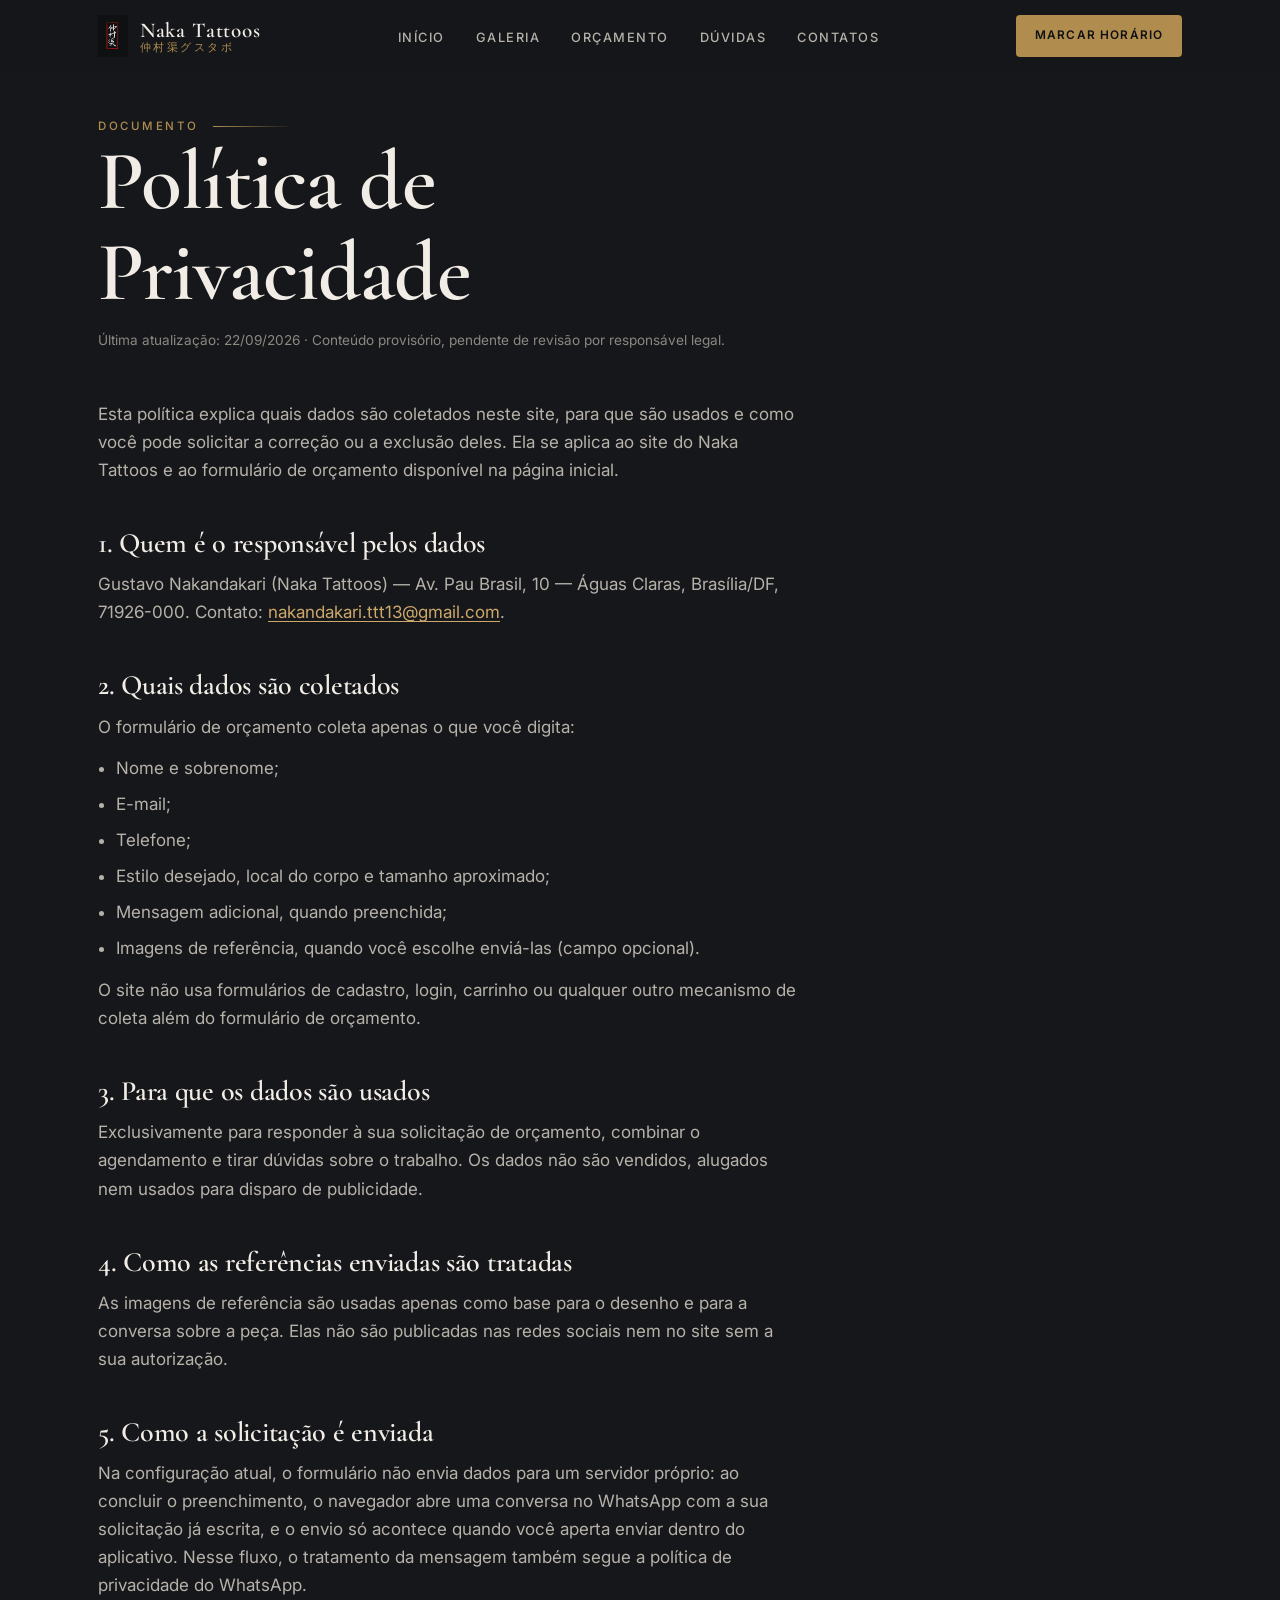
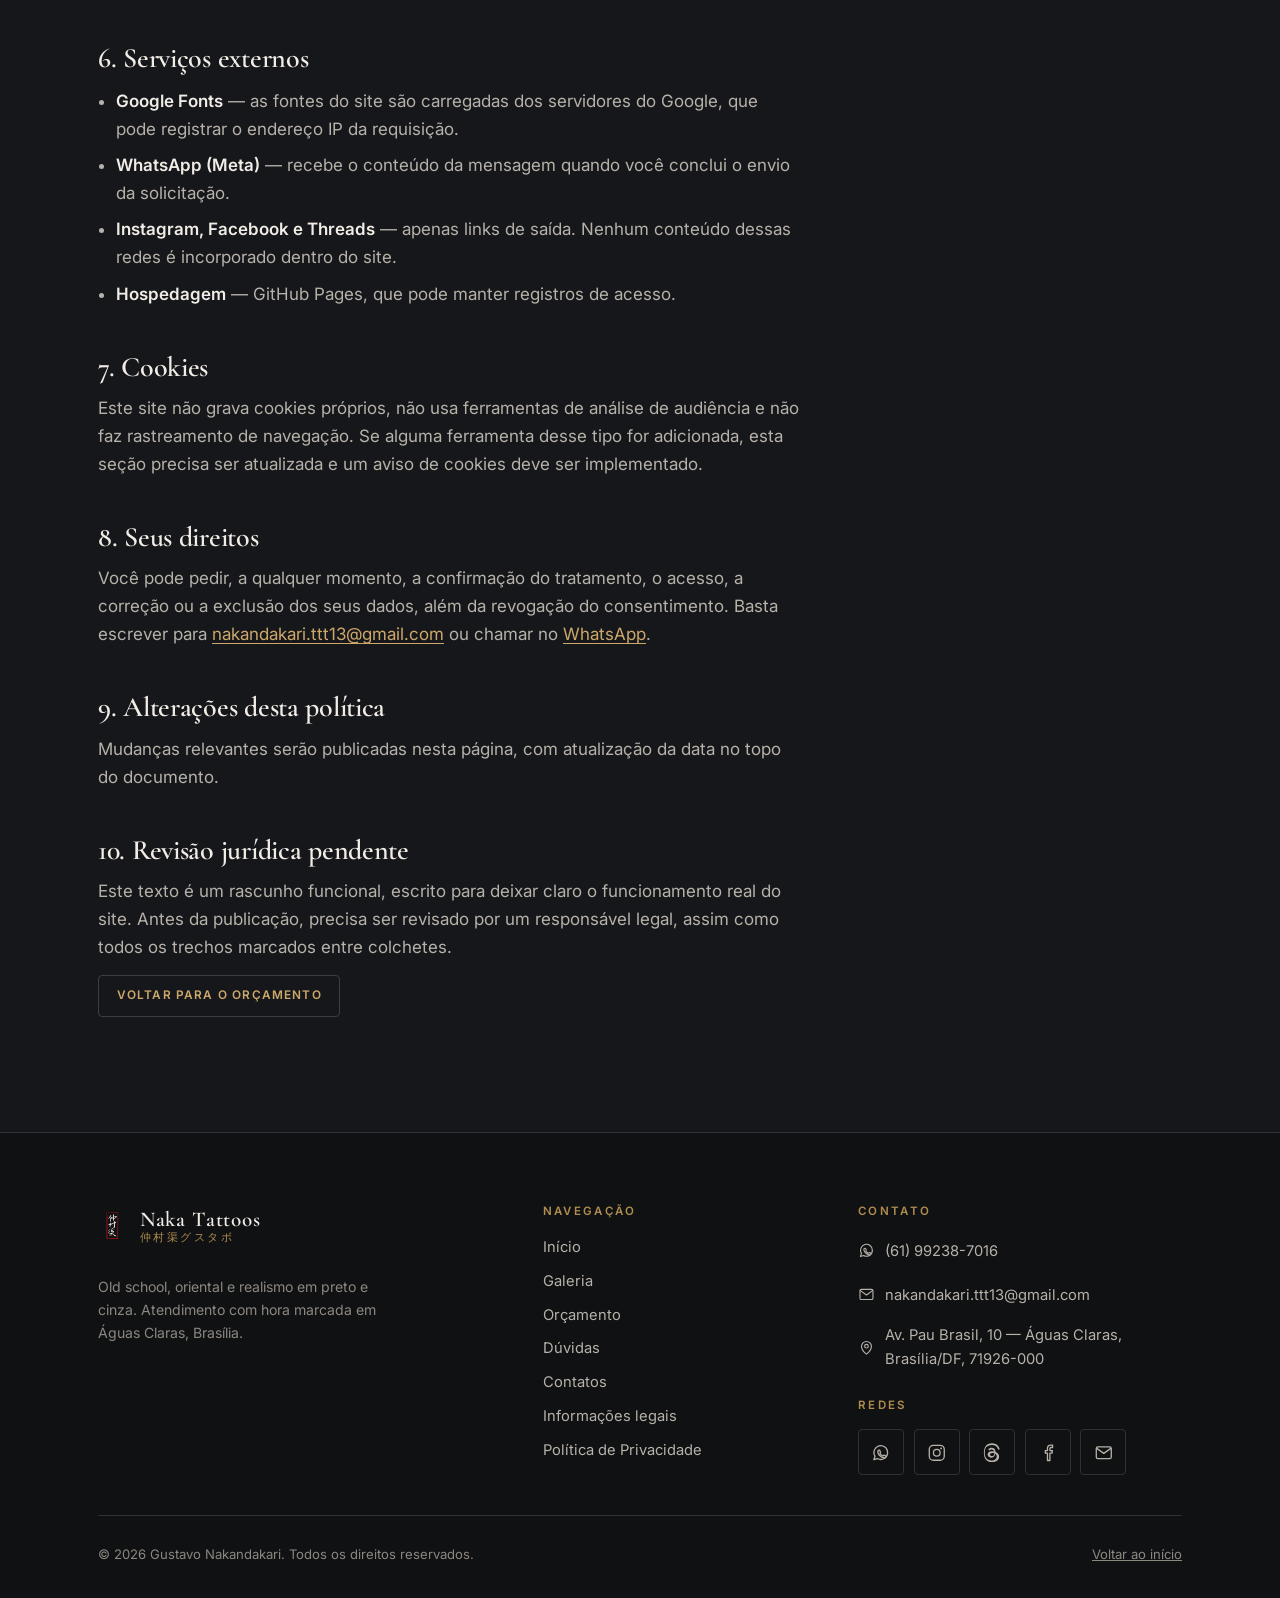
<file: src/pages/privacidade.html>
<!DOCTYPE html>
<html lang="pt-BR">
    <head>
        <meta charset="UTF-8">
        <meta name="viewport" content="width=device-width, initial-scale=1.0, viewport-fit=cover">
        <meta name="theme-color" content="#16171a">

        <title>Política de Privacidade — Naka Tattoos</title>
        <meta name="description" content="Como os dados enviados pelo formulário de orçamento do Naka Tattoos são coletados, usados e armazenados.">
        <meta name="robots" content="index, follow">

        <link rel="canonical" href="https://[DOMINIO]/src/pages/privacidade.html">

        <link rel="icon" href="../img/naka-marca.png" type="image/png">
        <link rel="apple-touch-icon" href="../img/naka-marca.png">

        <link rel="preconnect" href="https://fonts.googleapis.com">
        <link rel="preconnect" href="https://fonts.gstatic.com" crossorigin>
        <link rel="stylesheet" href="https://fonts.googleapis.com/css2?family=Cormorant+Garamond:ital,wght@0,500;0,600;1,400;1,500&family=Inter:wght@400;500;600&display=swap">

        <link rel="stylesheet" href="../styles/base.css">
        <link rel="stylesheet" href="../styles/componentes.css">
        <link rel="stylesheet" href="../styles/secoes.css">
    </head>

    <body>
        <a class="pular-para-conteudo" href="#conteudo">Pular para o conteúdo</a>

        <svg class="sprite-icones" aria-hidden="true" focusable="false" xmlns="http://www.w3.org/2000/svg">
            <symbol id="icone-menu" viewBox="0 0 24 24">
                <path d="M4 7h16M4 12h16M4 17h16"/>
            </symbol>

            <symbol id="icone-instagram" viewBox="0 0 24 24">
                <rect x="2.8" y="2.8" width="18.4" height="18.4" rx="5"/>
                <circle cx="12" cy="12" r="4.1"/>
                <circle cx="17.3" cy="6.7" r="1.1" fill="currentColor" stroke="none"/>
            </symbol>

            <symbol id="icone-facebook" viewBox="0 0 24 24">
                <path d="M14.6 21.5v-9h2.6l.5-3.2h-3.1V7.1c0-.9.3-1.6 1.7-1.6h1.6V2.6c-.3 0-1.2-.1-2.3-.1-2.4 0-4 1.4-4 4.1v2.7H9v3.2h2.6v9z"/>
            </symbol>

            <symbol id="icone-whatsapp" viewBox="0 0 24 24">
                <path d="M20.4 11.7a8.4 8.4 0 0 1-12.5 7.4l-4.4 1.4 1.4-4.3a8.4 8.4 0 1 1 15.5-4.5z"/>
                <path d="M9 9.4c.2-.5.4-.5.7-.5h.5c.2 0 .4 0 .6.4l.8 1.8c.1.2.1.4 0 .6l-.4.5c-.2.2-.3.3-.1.6.2.3.8 1.3 1.7 2 .9.7 1.5.9 1.8 1 .2.1.4 0 .5-.1l.6-.7c.2-.2.4-.2.6-.1l1.7.8c.2.1.4.3.4.5v.5c0 .3-.2.7-.6 1-.4.3-1 .6-1.6.6-1.4 0-3.3-.8-4.9-2.2-1.6-1.4-2.7-3.3-2.9-4.6-.1-.9.1-1.6.4-2.1z"/>
            </symbol>

            <symbol id="icone-threads" viewBox="0 0 24 24">
                <path d="M16.9 11.1a7.7 7.7 0 0 0-.3-.2c-.2-3.2-1.9-5.1-4.8-5.1h-.1c-1.7 0-3.2.8-4.1 2.2l1.6 1.1c.7-1 1.7-1.2 2.5-1.2.9 0 1.6.3 2.1.8.3.4.6 1 .7 1.7a13 13 0 0 0-2.9-.2c-2.9.2-4.8 1.9-4.7 4.2.1 1.2.7 2.2 1.7 2.9.8.5 1.9.8 3 .7 1.5-.1 2.7-.7 3.5-1.7.6-.8 1-1.8 1.2-3 .7.4 1.2 1 1.5 1.7.4 1.1.5 3-1 4.5-1.3 1.3-2.9 1.9-5.4 1.9-2.7 0-4.8-.9-6.1-2.6-1.2-1.6-1.9-3.9-1.9-6.9s.6-5.3 1.9-6.9C7.5 3.3 9.5 2.4 12.2 2.4c2.7 0 4.8.9 6.1 2.6.7.9 1.2 1.9 1.5 3.2l1.9-.5c-.4-1.6-1-2.9-1.9-4C18.2 1.5 15.7.4 12.3.4h-.1C8.8.4 6.3 1.5 4.6 3.7 3.1 5.7 2.3 8.5 2.3 12s.8 6.3 2.3 8.3c1.7 2.2 4.2 3.3 7.6 3.3h.1c3 0 5.1-.8 6.8-2.4 2.2-2.2 2.2-5 1.4-6.7-.6-1.3-1.6-2.3-3-3zm-4.3 5c-1.3.1-2.6-.5-2.7-1.7-.1-.9.6-1.9 2.7-2h.5c.8 0 1.5.1 2.1.2-.2 3-1.6 3.4-2.6 3.5z"/>
            </symbol>

            <symbol id="icone-email" viewBox="0 0 24 24">
                <rect x="2.8" y="4.8" width="18.4" height="14.4" rx="2"/>
                <path d="M3.4 6.6L12 12.7l8.6-6.1"/>
            </symbol>
            
            <symbol id="icone-mapa" viewBox="0 0 24 24">
                <path d="M12 21.5s7-5.8 7-11a7 7 0 0 0-14 0c0 5.2 7 11 7 11z"/>
                <circle cx="12" cy="10.2" r="2.6"/>
            </symbol>
        </svg>

        <header class="cabecalho" data-cabecalho>
            <div class="container cabecalho__interno">
                <a class="marca" href="../../index.html" aria-label="Naka Tattoos — voltar para a página inicial">
                    <img 
                        class="marca__logo" 
                        src="../img/naka-marca.png" 
                        width="904" 
                        height="1280" 
                        alt="" 
                        loading="lazy" 
                    />
                    <span class="marca__texto">
                        <span class="marca__nome">Naka Tattoos</span>
                        <span class="marca__kanji" lang="ja">仲村渠グスタボ</span>
                    </span>
                </a>

                <nav class="cabecalho__nav" id="navPrincipal" data-aberto="false" aria-label="Navegação principal">
                    <ul class="cabecalho__lista">
                        <li><a class="cabecalho__link" href="../../index.html">Início</a></li>
                        <li><a class="cabecalho__link" href="galeria.html">Galeria</a></li>
                        <li><a class="cabecalho__link" href="orcamento.html">Orçamento</a></li>
                        <li><a class="cabecalho__link" href="faq.html">Dúvidas</a></li>
                        <li><a class="cabecalho__link" href="contatos.html">Contatos</a></li>
                    </ul>
                    <a class="botao botao--principal botao--compacto" href="orcamento.html">Marcar horário</a>
                </nav>

                <div class="cabecalho__acoes">
                    <a class="botao botao--principal botao--compacto" href="orcamento.html">Marcar horário</a>
                    <button class="cabecalho__alternador" type="button" data-alternador-menu aria-expanded="false" aria-controls="navPrincipal" aria-label="Abrir menu de navegação">
                        <svg class="icone" viewBox="0 0 24 24" aria-hidden="true" focusable="false">
                            <use href="#icone-menu"></use>
                        </svg>
                    </button>
                </div>
            </div>
        </header>

        <main id="conteudo">
            <article class="secao pagina-texto">
                <div class="container">
                    <header class="pagina-texto__cabecalho">
                        <p class="secao__indice">Documento</p>
                        <h1>Política de Privacidade</h1>
                        <p class="pagina-texto__meta">
                            Última atualização: 22/09/2026 ·
                            Conteúdo provisório, pendente de revisão por responsável legal.
                        </p>
                    </header>

                    <div class="pagina-texto__corpo">
                        <p>
                            Esta política explica quais dados são coletados neste site, para que são usados e
                            como você pode solicitar a correção ou a exclusão deles. Ela se aplica ao site do
                            Naka Tattoos e ao formulário de orçamento disponível na página inicial.
                        </p>

                        <h2>1. Quem é o responsável pelos dados</h2>
                        <p>
                            Gustavo Nakandakari (Naka Tattoos) —
                            <span data-texto="endereco">Av. Pau Brasil, 10 — Águas Claras, Brasília/DF, 71926-000</span>.
                            Contato:
                            <a data-link="email" href="mailto:nakandakari.ttt13@gmail.com"><span data-texto="email">nakandakari.ttt13@gmail.com</span></a>.
                        </p>

                        <h2>2. Quais dados são coletados</h2>
                        <p>O formulário de orçamento coleta apenas o que você digita:</p>
                        <ul>
                            <li>Nome e sobrenome;</li>
                            <li>E-mail;</li>
                            <li>Telefone;</li>
                            <li>Estilo desejado, local do corpo e tamanho aproximado;</li>
                            <li>Mensagem adicional, quando preenchida;</li>
                            <li>Imagens de referência, quando você escolhe enviá-las (campo opcional).</li>
                        </ul>
                        <p>
                            O site não usa formulários de cadastro, login, carrinho ou qualquer outro
                            mecanismo de coleta além do formulário de orçamento.
                        </p>

                        <h2>3. Para que os dados são usados</h2>
                        <p>
                            Exclusivamente para responder à sua solicitação de orçamento, combinar o
                            agendamento e tirar dúvidas sobre o trabalho. Os dados não são vendidos,
                            alugados nem usados para disparo de publicidade.
                        </p>

                        <h2>4. Como as referências enviadas são tratadas</h2>
                        <p>
                            As imagens de referência são usadas apenas como base para o desenho e para a
                            conversa sobre a peça. Elas não são publicadas nas redes sociais nem no site
                            sem a sua autorização.
                        </p>

                        <h2>5. Como a solicitação é enviada</h2>
                        <p>
                            Na configuração atual, o formulário não envia dados para um servidor próprio:
                            ao concluir o preenchimento, o navegador abre uma conversa no WhatsApp com a
                            sua solicitação já escrita, e o envio só acontece quando você aperta enviar
                            dentro do aplicativo. Nesse fluxo, o tratamento da mensagem também segue a
                            política de privacidade do WhatsApp.
                        </p>

                        <h2>6. Serviços externos</h2>
                        <ul>
                            <li>
                                <strong>Google Fonts</strong> — as fontes do site são carregadas dos servidores do
                                Google, que pode registrar o endereço IP da requisição.
                            </li>
                            <li>
                                <strong>WhatsApp (Meta)</strong> — recebe o conteúdo da mensagem quando você conclui
                                o envio da solicitação.
                            </li>
                            <li>
                                <strong>Instagram, Facebook e Threads</strong> — apenas links de saída. Nenhum
                                conteúdo dessas redes é incorporado dentro do site.
                            </li>
                            <li>
                                <strong>Hospedagem</strong> — GitHub Pages,
                                que pode manter registros de acesso.
                            </li>
                        </ul>

                        <h2>7. Cookies</h2>
                        <p>
                            Este site não grava cookies próprios, não usa ferramentas de análise de
                            audiência e não faz rastreamento de navegação. Se alguma ferramenta desse tipo
                            for adicionada, esta seção precisa ser atualizada e um aviso de cookies deve
                            ser implementado.
                        </p>

                        <h2>8. Seus direitos</h2>
                        <p>
                            Você pode pedir, a qualquer momento, a confirmação do tratamento, o acesso, a
                            correção ou a exclusão dos seus dados, além da revogação do consentimento.
                            Basta escrever para
                            <a data-link="email" href="mailto:nakandakari.ttt13@gmail.com"><span data-texto="email">nakandakari.ttt13@gmail.com</span></a>
                            ou chamar no
                            <a data-link="whatsapp" href="https://api.whatsapp.com/message/TLLHO6BXFIZGD1" target="_blank" rel="noopener noreferrer">WhatsApp</a>.
                        </p>

                        <h2>9. Alterações desta política</h2>
                        <p>
                            Mudanças relevantes serão publicadas nesta página, com atualização da data no
                            topo do documento.
                        </p>

                        <h2>10. Revisão jurídica pendente</h2>
                        <p>
                            Este texto é um rascunho funcional, escrito para deixar claro o funcionamento
                            real do site. Antes da publicação, precisa ser revisado por um responsável
                            legal, assim como todos os trechos marcados entre colchetes.
                        </p>

                        <p>
                            <a class="botao botao--contorno botao--compacto" href="orcamento.html">Voltar para o orçamento</a>
                        </p>
                    </div>
                </div>
            </article>
        </main>

        <footer class="rodape">
            <div class="container">
                <div class="rodape__topo">
                    <div>
                        <a class="marca" href="../../index.html" aria-label="Naka Tattoos — voltar para a página inicial">
                            <img 
                                class="marca__logo" 
                                src="../img/naka-marca.png" 
                                width="904" 
                                height="1280" 
                                alt="" 
                                loading="lazy"
                            />
                            <span class="marca__texto">
                                <span class="marca__nome">Naka Tattoos</span>
                                <span class="marca__kanji" lang="ja">仲村渠グスタボ</span>
                            </span>
                        </a>
                        <p class="rodape__descricao">
                            Old school, oriental e realismo em preto e cinza. Atendimento com hora marcada
                            em Águas Claras, Brasília.
                        </p>
                    </div>

                    <nav aria-labelledby="tituloLinksRodape">
                        <h2 class="rodape__titulo" id="tituloLinksRodape">Navegação</h2>
                        <ul class="rodape__lista">
                            <li><a href="../../index.html">Início</a></li>
                            <li><a href="galeria.html">Galeria</a></li>
                            <li><a href="orcamento.html">Orçamento</a></li>
                            <li><a href="faq.html">Dúvidas</a></li>
                            <li><a href="contatos.html">Contatos</a></li>
                            <li><a href="../../index.html#legal">Informações legais</a></li>
                            <li><a href="privacidade.html" aria-current="page">Política de Privacidade</a></li>
                        </ul>
                    </nav>

                    <div>
                        <h2 class="rodape__titulo">Contato</h2>
                        <div class="rodape__contato">
                            <a data-link="whatsapp" href="https://api.whatsapp.com/message/TLLHO6BXFIZGD1" target="_blank" rel="noopener noreferrer">
                                <svg class="icone" viewBox="0 0 24 24" aria-hidden="true" focusable="false">
                                    <use href="#icone-whatsapp"></use>
                                </svg>
                                <span data-texto="whatsapp">(61) 99238-7016</span>
                            </a>
                            <a data-link="email" href="mailto:nakandakari.ttt13@gmail.com">
                                <svg class="icone" viewBox="0 0 24 24" aria-hidden="true" focusable="false">
                                    <use href="#icone-email"></use>
                                </svg>
                                <span data-texto="email">nakandakari.ttt13@gmail.com</span>
                            </a>
                            <a data-link="mapa" href="https://www.google.com/maps/search/?api=1&amp;query=Av.+Pau+Brasil,+10+-+%C3%81guas+Claras,+Bras%C3%ADlia+-+DF,+71926-000" target="_blank" rel="noopener noreferrer">
                                <svg class="icone" viewBox="0 0 24 24" aria-hidden="true" focusable="false">
                                    <use href="#icone-mapa"></use>
                                </svg>
                                <span data-texto="endereco">Av. Pau Brasil, 10 — Águas Claras, Brasília/DF</span>
                            </a>
                        </div>

                        <h2 class="rodape__titulo rodape__titulo--redes">Redes</h2>
                        <ul class="rodape__sociais" data-redes></ul>
                    </div>
                </div>

                <div class="rodape__base">
                    <p>© <span data-ano>2026</span> Gustavo Nakandakari. Todos os direitos reservados.</p>
                    <p>
                        <a href="../../index.html">Voltar ao início</a>
                    </p>
                </div>
            </div>
        </footer>

        <script src="../js/config.js" defer></script>
        <script src="../js/components/contatos.js" defer></script>
        <script src="../js/components/navegacao.js" defer></script>
        <script src="../js/main.js" defer></script>
    </body>
</html>
</file>
<file: src/styles/base.css>
:root {
    /* Superfícies (grafite / carvão — sem preto absoluto) */
    --carvao-900: #101113;
    --carvao-800: #16171a;
    --carvao-700: #1c1e21;
    --carvao-600: #232528;
    --grafite: #2e3135;
    --grafite-claro: #3a3e43;

    /* Acentos */
    --dourado: #b08d4f;
    --dourado-claro: #cda86b;
    --dourado-fraco: rgba(176, 141, 79, 0.28);
    --vermelho: #8e2b21;
    --vermelho-claro: #c4594a;

    /* Texto */
    --texto: #f1ede6;
    --texto-suave: #b6b2aa;
    --texto-fraco: #8b8781;

    /* Tipografia */
    --fonte-titulo: 'Cormorant Garamond', Georgia, 'Times New Roman', serif;
    --fonte-texto: 'Inter', system-ui, -apple-system, 'Segoe UI', Roboto, sans-serif;

    /* Ritmo e medidas */
    --largura-conteudo: 1180px;
    --gutter: clamp(1.25rem, 4vw, 3rem);
    --espaco-secao: clamp(4.5rem, 9vw, 8rem);
    --raio-sm: 4px;
    --raio-md: 8px;
    --raio-lg: 14px;

    /* Movimento */
    --transicao: 180ms cubic-bezier(0.33, 0.1, 0.2, 1);
    --transicao-lenta: 320ms cubic-bezier(0.33, 0.1, 0.2, 1);
}

*,
*::before,
*::after {
    box-sizing: border-box;
}

* {
    margin: 0;
    padding: 0;
}

html {
    scroll-behavior: smooth;
    -webkit-text-size-adjust: 100%;
    text-size-adjust: 100%;
}

body {
    min-height: 100dvh;
    background-color: var(--carvao-800);
    color: var(--texto);
    font-family: var(--fonte-texto);
    font-size: clamp(0.975rem, 0.94rem + 0.18vw, 1.0625rem);
    line-height: 1.65;
    font-weight: 400;
    overflow-x: hidden;
    -webkit-font-smoothing: antialiased;
    text-rendering: optimizeLegibility;
}

img,
svg,
video {
    display: block;
    max-width: 100%;
}

img {
    height: auto;
}

input,
select,
textarea,
button {
    font: inherit;
    color: inherit;
}

button {
    background: none;
    border: none;
    cursor: pointer;
}

a {
    color: inherit;
}

/* --- Tipografia -------------------------------------------------------- */

h1,
h2,
h3,
h4 {
    font-family: var(--fonte-titulo);
    font-weight: 600;
    line-height: 1.08;
    letter-spacing: -0.01em;
    text-wrap: balance;
}

h1 {
    font-size: clamp(2.75rem, 1.6rem + 5.2vw, 5.25rem);
}

h2 {
    font-size: clamp(2.1rem, 1.5rem + 2.6vw, 3.4rem);
}

h3 {
    font-size: clamp(1.35rem, 1.2rem + 0.7vw, 1.7rem);
}

p {
    text-wrap: pretty;
}

strong {
    font-weight: 600;
    color: var(--texto);
}

/* --- Layout ------------------------------------------------------------ */

.container {
    width: 100%;
    max-width: var(--largura-conteudo);
    margin-inline: auto;
    padding-inline: var(--gutter);
}

.secao {
    padding-block: var(--espaco-secao);
    position: relative;
    scroll-margin-top: 84px;
}

.secao--alternada {
    background-color: var(--carvao-900);
}

/* Cabeçalho editorial de seção: índice + kanji + título, alinhado à esquerda */
.secao__cabecalho {
    display: grid;
    gap: 0.6rem;
    max-width: 46rem;
    margin-bottom: clamp(2.25rem, 4vw, 3.5rem);
}

.secao__indice {
    display: flex;
    align-items: center;
    gap: 0.9rem;
    font-size: 0.72rem;
    font-weight: 500;
    letter-spacing: 0.22em;
    text-transform: uppercase;
    color: var(--dourado);
}

.secao__indice::after {
    content: '';
    flex: 1;
    max-width: 5rem;
    height: 1px;
    background: linear-gradient(90deg, var(--dourado), transparent);
}

.secao__titulo {
    color: var(--texto);
}

.secao__apoio {
    color: var(--texto-suave);
    max-width: 52ch;
}

.kanji {
    font-family: var(--fonte-titulo);
    color: var(--dourado);
    letter-spacing: 0.12em;
}

/* --- Utilitários ------------------------------------------------------- */

.apenas-leitor {
    position: absolute !important;
    width: 1px;
    height: 1px;
    padding: 0;
    margin: -1px;
    overflow: hidden;
    clip: rect(0 0 0 0);
    clip-path: inset(50%);
    white-space: nowrap;
    border: 0;
}

.pular-para-conteudo {
    position: absolute;
    top: 0.5rem;
    left: 0.5rem;
    z-index: 2000;
    padding: 0.7rem 1.1rem;
    background: var(--dourado);
    color: var(--carvao-900);
    font-weight: 600;
    border-radius: var(--raio-sm);
    transform: translateY(-160%);
    transition: transform var(--transicao);
}

.pular-para-conteudo:focus-visible {
    transform: translateY(0);
}

.sprite-icones {
    position: absolute;
    width: 0;
    height: 0;
    overflow: hidden;
}

.icone {
    width: 1.15em;
    height: 1.15em;
    flex-shrink: 0;
    fill: none;
    stroke: currentColor;
    stroke-width: 1.6;
    stroke-linecap: round;
    stroke-linejoin: round;
}

.icone--solido {
    fill: currentColor;
    stroke: none;
}

.marcador-pendente {
    display: inline-block;
    padding: 0.05em 0.45em;
    background: rgba(142, 43, 33, 0.18);
    border: 1px dashed rgba(168, 57, 43, 0.65);
    border-radius: var(--raio-sm);
    color: #e3b6ae;
    font-size: 0.82em;
    font-weight: 500;
    letter-spacing: 0.02em;
}

/* --- Foco visível ------------------------------------------------------ */

:focus-visible {
    outline: 2px solid var(--dourado);
    outline-offset: 3px;
    border-radius: 2px;
}

::selection {
    background: var(--dourado);
    color: var(--carvao-900);
}

/* --- Barras de rolagem -------------------------------------------------- */

* {
    scrollbar-width: thin;
    scrollbar-color: var(--grafite-claro) var(--carvao-900);
}

::-webkit-scrollbar {
    width: 10px;
    height: 10px;
}

::-webkit-scrollbar-track {
    background: var(--carvao-900);
}

::-webkit-scrollbar-thumb {
    background: var(--grafite-claro);
    border-radius: 10px;
}

/* --- Entrada discreta de seções ---------------------------------------- */

.revelar {
    opacity: 0;
    transform: translateY(14px);
    transition: opacity 520ms ease, transform 520ms ease;
}

.revelar.visivel {
    opacity: 1;
    transform: none;
}

@media (prefers-reduced-motion: reduce) {
    html {
        scroll-behavior: auto;
    }

    *,
    *::before,
    *::after {
        animation-duration: 0.01ms !important;
        animation-iteration-count: 1 !important;
        transition-duration: 0.01ms !important;
        scroll-behavior: auto !important;
    }

    .revelar {
        opacity: 1;
        transform: none;
    }
}
</file>
<file: src/styles/componentes.css>
.marca {
    display: inline-flex;
    align-items: center;
    gap: 0.75rem;
    text-decoration: none;
    color: var(--texto);
}

.marca__logo {
    width: auto;
    height: 42px;
    object-fit: contain;
    mix-blend-mode: lighten;
}

.marca__texto {
    display: flex;
    flex-direction: column;
    line-height: 1.1;
}

.marca__nome {
    font-family: var(--fonte-titulo);
    font-size: 1.32rem;
    font-weight: 600;
    letter-spacing: 0.04em;
}

.marca__kanji {
    font-size: 0.66rem;
    letter-spacing: 0.24em;
    color: var(--dourado);
}

/* --- BOTÕES --- */

.botao {
    display: inline-flex;
    align-items: center;
    justify-content: center;
    gap: 0.55rem;
    min-height: 48px;
    padding: 0.75rem 1.6rem;
    border: 1px solid transparent;
    border-radius: var(--raio-sm);
    font-size: 0.84rem;
    font-weight: 600;
    letter-spacing: 0.1em;
    text-transform: uppercase;
    text-decoration: none;
    cursor: pointer;
    transition: background-color var(--transicao), color var(--transicao),
        border-color var(--transicao), transform var(--transicao);
}

.botao:active {
    transform: translateY(1px);
}

.botao--principal {
    background-color: var(--dourado);
    color: var(--carvao-900);
}

.botao--principal:hover {
    background-color: var(--dourado-claro);
}

.botao--principal .icone {
    transition: transform var(--transicao);
}

.botao--principal:hover .icone,
.botao--principal:focus-visible .icone {
    transform: translateX(4px);
}

.botao--contorno {
    border-color: var(--grafite-claro);
    color: var(--texto);
}

.botao--contorno:hover {
    border-color: var(--dourado);
    color: var(--dourado-claro);
}

.botao--fantasma {
    padding-inline: 0;
    min-height: 0;
    color: var(--dourado-claro);
    border-bottom: 1px solid var(--dourado-fraco);
    border-radius: 0;
}

.botao--fantasma:hover {
    border-bottom-color: var(--dourado);
}

.botao[disabled],
.botao[aria-disabled="true"] {
    opacity: 0.55;
    cursor: not-allowed;
    transform: none;
}

.botao--compacto {
    min-height: 42px;
    padding: 0.5rem 1.1rem;
    font-size: 0.74rem;
}

/* --- FORMULÁRIO --- */

.campo {
    display: grid;
    gap: 0.4rem;
    margin-bottom: 1.35rem;
}

.campo__rotulo {
    font-size: 0.78rem;
    font-weight: 500;
    letter-spacing: 0.1em;
    text-transform: uppercase;
    color: var(--texto-suave);
}

.campo__obrigatorio {
    color: var(--vermelho-claro);
    margin-left: 0.15rem;
}

.campo__opcional {
    margin-left: 0.35rem;
    font-size: 0.72rem;
    letter-spacing: 0.06em;
    text-transform: none;
    color: var(--texto-fraco);
}

.campo__controle {
    width: 100%;
    min-height: 48px;
    padding: 0.7rem 0.9rem;
    background-color: var(--carvao-700);
    border: 1px solid var(--grafite);
    border-radius: var(--raio-sm);
    color: var(--texto);
    font-size: 1rem;
    transition: border-color var(--transicao), background-color var(--transicao);
}

.campo__controle::placeholder {
    color: var(--texto-fraco);
}

.campo__controle:hover {
    border-color: var(--grafite-claro);
}

.campo__controle:focus {
    outline: none;
    border-color: var(--dourado);
    background-color: var(--carvao-600);
}

.campo__controle:focus-visible {
    outline: 2px solid var(--dourado);
    outline-offset: 2px;
}

textarea.campo__controle {
    min-height: 130px;
    resize: vertical;
    line-height: 1.6;
}

.campo__ajuda {
    font-size: 0.8rem;
    color: var(--texto-fraco);
}

.campo__erro {
    display: none;
    align-items: center;
    gap: 0.4rem;
    font-size: 0.82rem;
    color: var(--vermelho-claro);
}

.campo--invalido .campo__erro {
    display: flex;
}

.campo--invalido .campo__controle,
.campo--invalido .select-custom__gatilho {
    border-color: var(--vermelho-claro);
}

.campo-duplo {
    display: grid;
    grid-template-columns: repeat(2, minmax(0, 1fr));
    gap: 0 1rem;
}

/* --- CONSENTIMENTO --- */
.campo-consentimento {
    display: grid;
    grid-template-columns: auto 1fr;
    gap: 0.75rem;
    align-items: start;
    margin-block: 0.5rem 1.35rem;
}

.campo-consentimento input[type="checkbox"] {
    width: 22px;
    height: 22px;
    margin-top: 0.15rem;
    accent-color: var(--dourado);
    cursor: pointer;
}

.campo-consentimento label {
    font-size: 0.9rem;
    color: var(--texto-suave);
    line-height: 1.55;
}

.campo-consentimento a {
    color: var(--dourado-claro);
    text-underline-offset: 3px;
}

.campo-consentimento .campo__erro {
    grid-column: 1 / -1;
}

.campo-consentimento.campo--invalido .campo__erro {
    display: flex;
}

/* --- SELECT CUSTOMIZADO --- */
.select-custom {
    position: relative;
}

.select-custom__nativo {
    position: absolute;
    width: 1px;
    height: 1px;
    opacity: 0;
    pointer-events: none;
}

.select-custom__gatilho {
    display: flex;
    align-items: center;
    justify-content: space-between;
    gap: 0.75rem;
    width: 100%;
    min-height: 48px;
    padding: 0.7rem 0.9rem;
    background-color: var(--carvao-700);
    border: 1px solid var(--grafite);
    border-radius: var(--raio-sm);
    color: var(--texto);
    font-size: 1rem;
    text-align: left;
    transition: border-color var(--transicao), background-color var(--transicao);
}

.select-custom__gatilho:hover {
    border-color: var(--grafite-claro);
}

.select-custom[data-aberto="true"] .select-custom__gatilho {
    border-color: var(--dourado);
    background-color: var(--carvao-600);
}

.select-custom__valor {
    overflow: hidden;
    text-overflow: ellipsis;
    white-space: nowrap;
}

.select-custom__valor[data-vazio="true"] {
    color: var(--texto-fraco);
}

.select-custom__seta {
    color: var(--dourado);
    transition: transform var(--transicao);
}

.select-custom[data-aberto="true"] .select-custom__seta {
    transform: rotate(180deg);
}

.select-custom__lista {
    position: absolute;
    z-index: 40;
    top: calc(100% + 6px);
    left: 0;
    width: 100%;
    max-height: 16rem;
    overflow-y: auto;
    padding: 0.35rem;
    list-style: none;
    background-color: var(--carvao-600);
    border: 1px solid var(--grafite-claro);
    border-radius: var(--raio-sm);
    box-shadow: 0 18px 40px -22px rgba(0, 0, 0, 0.95);
    opacity: 0;
    visibility: hidden;
    transform: translateY(-6px);
    transition: opacity var(--transicao), transform var(--transicao), visibility var(--transicao);
}

.select-custom[data-aberto="true"] .select-custom__lista {
    opacity: 1;
    visibility: visible;
    transform: none;
}

.select-custom__opcao {
    padding: 0.65rem 0.75rem;
    border-radius: var(--raio-sm);
    color: var(--texto-suave);
    font-size: 0.95rem;
    cursor: pointer;
}

.select-custom__opcao:hover,
.select-custom__opcao[data-ativo="true"] {
    background-color: rgba(176, 141, 79, 0.12);
    color: var(--dourado-claro);
}

.select-custom__opcao[aria-selected="true"] {
    color: var(--dourado-claro);
    font-weight: 600;
}

/* --- UPLOAD DE REFERÊNCIAS --- */
.upload {
    display: grid;
    gap: 0.75rem;
}

.upload__area {
    display: flex;
    align-items: center;
    gap: 0.75rem;
    min-height: 56px;
    padding: 0.85rem 1rem;
    background-color: var(--carvao-700);
    border: 1px dashed var(--grafite-claro);
    border-radius: var(--raio-sm);
    color: var(--texto-suave);
    font-size: 0.92rem;
    text-align: left;
    transition: border-color var(--transicao), color var(--transicao);
}

.upload__area:hover {
    border-color: var(--dourado);
    color: var(--texto);
}

.upload__area svg {
    color: var(--dourado);
}

.upload__input {
    position: absolute;
    width: 1px;
    height: 1px;
    opacity: 0;
    pointer-events: none;
}

.upload__lista {
    display: grid;
    gap: 0.4rem;
    list-style: none;
}

.upload__item {
    display: flex;
    align-items: center;
    justify-content: space-between;
    gap: 0.75rem;
    padding: 0.55rem 0.75rem;
    background-color: var(--carvao-600);
    border-left: 2px solid var(--dourado);
    border-radius: var(--raio-sm);
    font-size: 0.86rem;
}

.upload__nome {
    overflow: hidden;
    text-overflow: ellipsis;
    white-space: nowrap;
}

.upload__peso {
    color: var(--texto-fraco);
    font-size: 0.78rem;
    white-space: nowrap;
}

.upload__remover {
    display: inline-flex;
    align-items: center;
    justify-content: center;
    width: 36px;
    height: 36px;
    flex-shrink: 0;
    border-radius: var(--raio-sm);
    color: var(--texto-suave);
    transition: color var(--transicao), background-color var(--transicao);
}

.upload__remover:hover {
    background-color: rgba(196, 89, 74, 0.14);
    color: var(--vermelho-claro);
}

/* --- MENSAGENS DE ESTADO DO FORMULÁRIO --- */
.form__estado {
    display: none;
    gap: 0.6rem;
    align-items: flex-start;
    margin-top: 1.25rem;
    padding: 0.95rem 1.1rem;
    border-radius: var(--raio-sm);
    font-size: 0.92rem;
    line-height: 1.55;
}

.form__estado[data-tipo="sucesso"],
.form__estado[data-tipo="erro"] {
    display: flex;
}

.form__estado[data-tipo="sucesso"] {
    background-color: rgba(176, 141, 79, 0.1);
    border-left: 2px solid var(--dourado);
    color: var(--texto);
}

.form__estado[data-tipo="erro"] {
    background-color: rgba(142, 43, 33, 0.14);
    border-left: 2px solid var(--vermelho-claro);
    color: #efc9c2;
}

.form__estado a {
    color: var(--dourado-claro);
}

/* --- ACCORDION --- */
.accordion {
    border-top: 1px solid var(--grafite);
}

.accordion__item {
    border-bottom: 1px solid var(--grafite);
}

.accordion__gatilho {
    display: flex;
    align-items: center;
    justify-content: space-between;
    gap: 1.25rem;
    width: 100%;
    padding: 1.35rem 0.25rem;
    text-align: left;
    color: var(--texto);
    font-family: var(--fonte-titulo);
    font-size: clamp(1.1rem, 1rem + 0.5vw, 1.4rem);
    font-weight: 600;
    transition: color var(--transicao);
}

.accordion__gatilho:hover {
    color: var(--dourado-claro);
}

.accordion__gatilho[aria-expanded="true"] {
    color: var(--dourado-claro);
}

.accordion__seta {
    color: var(--dourado);
    transition: transform var(--transicao);
}

.accordion__gatilho[aria-expanded="true"] .accordion__seta {
    transform: rotate(180deg);
}

.accordion__painel {
    display: grid;
    grid-template-rows: 1fr;
    transition: grid-template-rows var(--transicao-lenta);
}

.accordion__painel[data-aberto="false"] {
    grid-template-rows: 0fr;
}

.accordion__painel > div {
    overflow: hidden;
}

.accordion__painel p {
    max-width: 68ch;
    padding: 0 2.5rem 1.5rem 0.25rem;
    color: var(--texto-suave);
}

.accordion__painel p + p {
    padding-top: 0.75rem;
}

/* --- MODAL / LIGHTBOX --- */
.modal {
    position: fixed;
    inset: 0;
    z-index: 1200;
    display: none;
    align-items: center;
    justify-content: center;
    padding: clamp(0.75rem, 3vw, 2.5rem);
    background-color: rgba(10, 11, 12, 0.94);
}

.modal[data-aberto="true"] {
    display: flex;
}

.modal__conteudo {
    position: relative;
    display: flex;
    flex-direction: column;
    align-items: center;
    gap: 1rem;
    width: min(100%, 980px);
    max-height: 100%;
}

.modal__figura {
    display: flex;
    flex-direction: column;
    align-items: center;
    gap: 0.9rem;
    max-height: 100%;
    margin: 0;
}

.modal__imagem {
    max-width: 100%;
    max-height: min(74dvh, 780px);
    object-fit: contain;
    border: 1px solid var(--grafite);
}

.modal__legenda {
    color: var(--texto-suave);
    font-size: 0.88rem;
    text-align: center;
}

.modal__contador {
    color: var(--texto-fraco);
    font-size: 0.78rem;
    letter-spacing: 0.16em;
}

.modal__botao {
    display: inline-flex;
    align-items: center;
    justify-content: center;
    width: 48px;
    height: 48px;
    background-color: rgba(35, 37, 40, 0.9);
    border: 1px solid var(--grafite-claro);
    border-radius: 50%;
    color: var(--texto);
    transition: background-color var(--transicao), color var(--transicao), border-color var(--transicao);
}

.modal__botao:hover {
    background-color: var(--dourado);
    border-color: var(--dourado);
    color: var(--carvao-900);
}

.modal__fechar {
    position: absolute;
    top: clamp(0.75rem, 3vw, 2rem);
    right: clamp(0.75rem, 3vw, 2rem);
    z-index: 2;
}

.modal__navegacao {
    display: flex;
    gap: 1rem;
}

@media (max-width: 720px) {
    .campo-duplo {
        grid-template-columns: 1fr;
    }
}
</file>
<file: src/styles/secoes.css>
/* --- CABEÇALHO --- */

.cabecalho {
    position: fixed;
    top: 0;
    left: 0;
    z-index: 900;
    width: 100%;
    background-color: rgba(22, 23, 26, 0.72);
    -webkit-backdrop-filter: blur(14px);
    backdrop-filter: blur(14px);
    border-bottom: 1px solid transparent;
    transition: background-color var(--transicao), border-color var(--transicao);
}

.cabecalho[data-rolado="true"] {
    background-color: rgba(16, 17, 19, 0.94);
    border-bottom-color: var(--grafite);
}

.cabecalho__interno {
    display: flex;
    align-items: center;
    justify-content: space-between;
    gap: 1.5rem;
    min-height: 72px;
}

.cabecalho__nav {
    display: flex;
    align-items: center;
    gap: clamp(1.25rem, 2.4vw, 2.25rem);
}

.cabecalho__lista {
    display: flex;
    align-items: center;
    gap: clamp(1.25rem, 2.4vw, 2.25rem);
    list-style: none;
}

.cabecalho__link {
    position: relative;
    padding-block: 0.35rem;
    color: var(--texto-suave);
    font-size: 0.8rem;
    font-weight: 500;
    letter-spacing: 0.12em;
    text-transform: uppercase;
    text-decoration: none;
    white-space: nowrap;
    transition: color var(--transicao);
}

.cabecalho__nav > .botao {
    display: none;
}

.cabecalho__link::after {
    content: "";
    position: absolute;
    bottom: 0;
    left: 0;
    width: 0;
    height: 1px;
    background-color: var(--dourado);
    transition: width var(--transicao);
}

.cabecalho__link:hover,
.cabecalho__link[aria-current] {
    color: var(--texto);
}

.cabecalho__link:hover::after,
.cabecalho__link[aria-current]::after {
    width: 100%;
}

.cabecalho__acoes {
    display: flex;
    align-items: center;
    gap: 0.75rem;
}

.cabecalho__alternador {
    display: none;
    align-items: center;
    justify-content: center;
    width: 48px;
    height: 48px;
    border: 1px solid var(--grafite);
    border-radius: var(--raio-sm);
    color: var(--texto);
}

.cabecalho__alternador .icone {
    width: 1.5rem;
    height: 1.5rem;
}

.cabecalho__alternador[aria-expanded="true"] {
    border-color: var(--dourado);
    color: var(--dourado-claro);
}

/* --- HERO --- */
.hero {
    position: relative;
    padding-top: clamp(7.5rem, 14vh, 11rem);
    padding-bottom: clamp(3.5rem, 8vw, 6rem);
    overflow: hidden;
    background-color: var(--carvao-900);
}

.hero::before {
    content: "";
    position: absolute;
    inset: 0;
    background-image:
        repeating-linear-gradient(0deg, rgba(255, 255, 255, 0.018) 0 1px, transparent 1px 3px);
    pointer-events: none;
}

.hero__interno {
    position: relative;
    display: grid;
    grid-template-columns: minmax(0, 1.15fr) minmax(0, 0.85fr);
    gap: clamp(2rem, 5vw, 4.5rem);
    align-items: center;
}

.hero__etiqueta {
    display: inline-flex;
    align-items: center;
    gap: 0.75rem;
    margin-bottom: 1.5rem;
    padding-left: 0.9rem;
    border-left: 2px solid var(--dourado);
    font-size: 0.74rem;
    font-weight: 500;
    letter-spacing: 0.22em;
    text-transform: uppercase;
    color: var(--texto-suave);
}

.hero__titulo {
    margin-bottom: 1.35rem;
}

.hero__titulo em {
    display: block;
    font-style: italic;
    font-weight: 400;
    color: var(--dourado);
}

.hero__texto {
    max-width: 44ch;
    margin-bottom: 2.25rem;
    color: var(--texto-suave);
    font-size: 1.05rem;
}

.hero__acoes {
    display: flex;
    flex-wrap: wrap;
    gap: 0.9rem;
}

.hero__figura {
    position: relative;
    margin: 0;
    justify-self: end;
    width: 100%;
    max-width: 420px;
}

.hero__figura::after {
    content: "";
    position: absolute;
    inset: 14px -14px -14px 14px;
    border: 1px solid var(--dourado-fraco);
    pointer-events: none;
}

.hero__retrato {
    position: relative;
    z-index: 1;
    width: 100%;
    aspect-ratio: 3 / 4;
    object-fit: cover;
    object-position: center 30%;
    filter: grayscale(0.25) contrast(1.05);
}

.hero__selo {
    position: absolute;
    z-index: 2;
    bottom: -22px;
    left: -22px;
    display: grid;
    place-items: center;
    width: 96px;
    height: 96px;
    padding: 10px;
    background-color: #000;
    border: 1px solid var(--dourado-fraco);
}

.hero__selo img {
    width: auto;
    max-height: 100%;
    object-fit: contain;
}

/* --- ASSINATURA DO ARTISTA --- */
.assinatura {
    position: relative;
    display: grid;
    grid-template-columns: minmax(0, 0.9fr) minmax(0, 1.1fr);
    gap: clamp(1.5rem, 4vw, 4rem);
    margin-top: clamp(3.5rem, 7vw, 6rem);
    padding-top: clamp(2rem, 4vw, 3rem);
    border-top: 1px solid var(--grafite);
}

.assinatura__nome {
    font-family: var(--fonte-titulo);
    font-size: clamp(1.5rem, 1.2rem + 1vw, 2rem);
    color: var(--texto);
}

.assinatura__kanji {
    display: block;
    margin-bottom: 0.35rem;
    font-size: 0.72rem;
    letter-spacing: 0.24em;
    color: var(--dourado);
}

.assinatura__texto {
    color: var(--texto-suave);
    max-width: 58ch;
}

.assinatura__especialidades {
    display: flex;
    flex-wrap: wrap;
    gap: 0.5rem 1.5rem;
    margin-top: 1.25rem;
    padding: 0;
    list-style: none;
    font-size: 0.78rem;
    letter-spacing: 0.14em;
    text-transform: uppercase;
    color: var(--dourado-claro);
}

.assinatura__especialidades li {
    position: relative;
    padding-left: 1rem;
}

.assinatura__especialidades li::before {
    content: "";
    position: absolute;
    top: 0.62em;
    left: 0;
    width: 6px;
    height: 1px;
    background-color: var(--dourado);
}

/* --- ORÇAMENTO --- */
.orcamento__grade {
    display: grid;
    grid-template-columns: minmax(0, 0.72fr) minmax(0, 1.28fr);
    gap: clamp(2rem, 5vw, 4rem);
    align-items: start;
}

.orcamento__apoio {
    position: sticky;
    top: 104px;
    display: grid;
    gap: 1.25rem;
    color: var(--texto-suave);
}

.orcamento__passos {
    display: grid;
    gap: 1.1rem;
    list-style: none;
    counter-reset: passo;
}

.orcamento__passos li {
    position: relative;
    padding-left: 2.5rem;
    counter-increment: passo;
}

.orcamento__passos li::before {
    content: counter(passo, decimal-leading-zero);
    position: absolute;
    left: 0;
    top: 0.1em;
    font-family: var(--fonte-titulo);
    font-size: 0.95rem;
    color: var(--dourado);
}

.orcamento__atalho {
    padding-top: 1.25rem;
    border-top: 1px solid var(--grafite);
    font-size: 0.92rem;
}

.orcamento__form {
    padding: clamp(1.5rem, 3.5vw, 2.75rem);
    background-color: var(--carvao-700);
    border: 1px solid var(--grafite);
}

.orcamento__legenda {
    padding: 0;
    margin-bottom: 1.5rem;
    font-size: 0.74rem;
    font-weight: 600;
    letter-spacing: 0.2em;
    text-transform: uppercase;
    color: var(--dourado);
}

.orcamento__grupo {
    border: none;
    margin-bottom: 0.5rem;
}

.orcamento__envio {
    display: flex;
    flex-wrap: wrap;
    align-items: center;
    gap: 1rem;
    margin-top: 0.5rem;
}

.orcamento__envio .botao--principal {
    flex: 1 1 15rem;
}

.orcamento__aviso {
    flex: 1 1 100%;
    font-size: 0.8rem;
    color: var(--texto-fraco);
}

/* --- GALERIA --- */
.galeria__grade {
    display: grid;
    grid-template-columns: repeat(auto-fill, minmax(230px, 1fr));
    grid-auto-rows: 240px;
    gap: clamp(0.75rem, 1.5vw, 1.25rem);
}

.galeria__item {
    position: relative;
    margin: 0;
    overflow: hidden;
    background-color: var(--carvao-700);
    border: 1px solid var(--grafite);
}

.galeria__item--alto {
    grid-row: span 2;
}

.galeria__botao {
    display: block;
    width: 100%;
    height: 100%;
    padding: 0;
    overflow: hidden;
}

.galeria__botao img {
    width: 100%;
    height: 100%;
    object-fit: cover;
    transition: transform 600ms cubic-bezier(0.2, 0.6, 0.2, 1), filter var(--transicao);
    filter: grayscale(0.15);
}

.galeria__botao:hover img,
.galeria__botao:focus-visible img {
    transform: scale(1.04);
    filter: grayscale(0);
}

.galeria__botao::after {
    content: "";
    position: absolute;
    inset: 0;
    background: linear-gradient(to top, rgba(16, 17, 19, 0.55), transparent 45%);
    pointer-events: none;
}

.galeria__vazio {
    display: grid;
    place-content: center;
    gap: 0.35rem;
    padding: 1.25rem;
    text-align: center;
    border: 1px dashed var(--grafite-claro);
    background-color: var(--carvao-800);
    color: var(--texto-fraco);
    font-size: 0.8rem;
}

.galeria__rodape {
    display: flex;
    flex-wrap: wrap;
    align-items: center;
    justify-content: space-between;
    gap: 1rem;
    margin-top: 2rem;
    padding-top: 1.5rem;
    border-top: 1px solid var(--grafite);
    color: var(--texto-fraco);
    font-size: 0.88rem;
}

/* --- FAQ --- */
.faq__grade {
    display: grid;
    grid-template-columns: minmax(0, 0.55fr) minmax(0, 1.45fr);
    gap: clamp(1.5rem, 4vw, 3.5rem);
    align-items: start;
}

.faq__intro {
    color: var(--texto-suave);
    font-size: 0.95rem;
}

/* --- INFORMAÇÕES LEGAIS --- */
.legal__grade {
    display: grid;
    grid-template-columns: repeat(auto-fit, minmax(255px, 1fr));
    gap: clamp(1.5rem, 3vw, 2.75rem) clamp(2rem, 5vw, 4rem);
}

.legal__bloco h3 {
    margin-bottom: 0.9rem;
    padding-bottom: 0.6rem;
    border-bottom: 1px solid var(--grafite);
    font-size: 1.15rem;
    letter-spacing: 0.02em;
}

.legal__lista {
    display: grid;
    gap: 0.6rem;
    list-style: none;
    color: var(--texto-suave);
    font-size: 0.92rem;
}

.legal__chave {
    display: block;
    font-size: 0.72rem;
    letter-spacing: 0.16em;
    text-transform: uppercase;
    color: var(--texto-fraco);
}

.legal__nota {
    max-width: 70ch;
    margin-top: clamp(2rem, 4vw, 3rem);
    padding-top: 1.5rem;
    border-top: 1px solid var(--grafite);
    color: var(--texto-fraco);
    font-size: 0.86rem;
}

/* --- TOPO DAS PÁGINAS INTERNAS --- */
.secao--topo {
    padding-top: clamp(7.5rem, 14vh, 10.5rem);
}

/* --- LISTA DE ACESSO ÀS PÁGINAS --- */
.explorar {
    border-top: 1px solid var(--grafite);
}

.explorar__item {
    display: grid;
    grid-template-columns: auto minmax(0, 1fr) auto;
    align-items: center;
    gap: 0.25rem 1.5rem;
    padding: clamp(1.35rem, 3vw, 2rem) 0.25rem;
    border-bottom: 1px solid var(--grafite);
    text-decoration: none;
    color: inherit;
    transition: background-color var(--transicao), padding-left var(--transicao);
}

.explorar__item:hover {
    background-color: rgba(176, 141, 79, 0.05);
    padding-left: 0.9rem;
}

.explorar__numero {
    font-family: var(--fonte-titulo);
    font-size: 0.95rem;
    color: var(--dourado);
    align-self: start;
    padding-top: 0.35rem;
}

.explorar__titulo {
    font-family: var(--fonte-titulo);
    font-size: clamp(1.4rem, 1.2rem + 1vw, 2rem);
    font-weight: 600;
    line-height: 1.1;
    color: var(--texto);
    transition: color var(--transicao);
}

.explorar__item:hover .explorar__titulo {
    color: var(--dourado-claro);
}

.explorar__descricao {
    grid-column: 2;
    margin-top: 0.35rem;
    color: var(--texto-suave);
    font-size: 0.95rem;
}

.explorar__seta {
    color: var(--dourado);
    transition: transform var(--transicao);
}

.explorar__item:hover .explorar__seta {
    transform: translateX(5px);
}

/* --- CHAMADA DE AÇÃO REAPROVEITÁVEL --- */
.chamada {
    display: flex;
    flex-wrap: wrap;
    align-items: center;
    justify-content: space-between;
    gap: 1.5rem;
    margin-top: clamp(2.5rem, 5vw, 4rem);
    padding: clamp(1.5rem, 3vw, 2.25rem);
    background-color: var(--carvao-700);
    border: 1px solid var(--grafite);
    border-left: 2px solid var(--dourado);
}

.chamada__titulo {
    font-size: clamp(1.3rem, 1.15rem + 0.8vw, 1.75rem);
}

.chamada__texto {
    max-width: 46ch;
    margin-top: 0.4rem;
    color: var(--texto-suave);
    font-size: 0.95rem;
}

.chamada__acoes {
    display: flex;
    flex-wrap: wrap;
    gap: 0.75rem;
}

/* --- PÁGINA DE CONTATOS --- */
.contatos__grade {
    display: grid;
    grid-template-columns: minmax(0, 0.95fr) minmax(0, 1.05fr);
    gap: clamp(1.5rem, 4vw, 3rem);
    align-items: start;
}

.contatos__lista {
    list-style: none;
    border-top: 1px solid var(--grafite);
}

.contato-item {
    border-bottom: 1px solid var(--grafite);
}

.contato-item__link,
.contato-item__estatico {
    display: grid;
    grid-template-columns: auto minmax(0, 1fr);
    align-items: center;
    gap: 0 1.1rem;
    padding: 1.1rem 0.25rem;
    text-decoration: none;
    color: inherit;
    transition: background-color var(--transicao), padding-left var(--transicao);
}

.contato-item__link:hover {
    background-color: rgba(176, 141, 79, 0.05);
    padding-left: 0.75rem;
}

.contato-item .icone {
    grid-row: span 2;
    width: 1.35rem;
    height: 1.35rem;
    color: var(--dourado);
}

.contato-item__rotulo {
    font-size: 0.7rem;
    letter-spacing: 0.16em;
    text-transform: uppercase;
    color: var(--texto-fraco);
}

.contato-item__valor {
    color: var(--texto);
    word-break: break-word;
    transition: color var(--transicao);
}

.contato-item__link:hover .contato-item__valor {
    color: var(--dourado-claro);
}

.mapa {
    min-height: 460px;
    overflow: hidden;
    border: 1px solid var(--grafite);
}

.mapa iframe {
    display: block;
    width: 100%;
    height: 100%;
    min-height: 460px;
    border: 0;
    filter: grayscale(0.45) contrast(1.05);
}

/* --- RODAPÉ --- */
.rodape {
    padding-block: clamp(3rem, 6vw, 4.5rem) 2rem;
    background-color: var(--carvao-900);
    border-top: 1px solid var(--grafite);
}

.rodape__topo {
    display: grid;
    grid-template-columns: minmax(0, 1.2fr) minmax(0, 0.8fr) minmax(0, 1fr);
    gap: clamp(2rem, 5vw, 3.5rem);
    padding-bottom: 2.5rem;
    border-bottom: 1px solid var(--grafite);
}

.rodape__descricao {
    max-width: 34ch;
    margin-top: 1.25rem;
    color: var(--texto-fraco);
    font-size: 0.88rem;
}

.rodape__titulo {
    margin-bottom: 1.1rem;
    font-family: var(--fonte-texto);
    font-size: 0.72rem;
    font-weight: 600;
    letter-spacing: 0.2em;
    text-transform: uppercase;
    color: var(--dourado);
}

.rodape__titulo--redes {
    margin-top: 1.75rem;
}

.rodape__lista {
    display: grid;
    gap: 0.6rem;
    list-style: none;
    font-size: 0.92rem;
}

.rodape__lista a {
    color: var(--texto-suave);
    text-decoration: none;
    transition: color var(--transicao);
}

.rodape__lista a:hover {
    color: var(--dourado-claro);
}

.rodape__contato {
    display: grid;
    gap: 0.75rem;
    color: var(--texto-suave);
    font-size: 0.92rem;
}

.rodape__contato a {
    display: inline-flex;
    align-items: center;
    gap: 0.6rem;
    min-height: 32px;
    color: var(--texto-suave);
    text-decoration: none;
    transition: color var(--transicao);
}

.rodape__contato a:hover {
    color: var(--dourado-claro);
}

.rodape__sociais {
    display: flex;
    flex-wrap: wrap;
    gap: 0.6rem;
    margin-top: 0.35rem;
    list-style: none;
}

.rodape__social {
    display: inline-flex;
    align-items: center;
    justify-content: center;
    width: 46px;
    height: 46px;
    border: 1px solid var(--grafite);
    border-radius: var(--raio-sm);
    color: var(--texto-suave);
    transition: color var(--transicao), border-color var(--transicao), background-color var(--transicao);
}

.rodape__social:hover {
    background-color: rgba(176, 141, 79, 0.1);
    border-color: var(--dourado);
    color: var(--dourado-claro);
}

.rodape__base {
    display: flex;
    flex-wrap: wrap;
    align-items: center;
    justify-content: space-between;
    gap: 0.75rem;
    padding-top: 1.75rem;
    color: var(--texto-fraco);
    font-size: 0.82rem;
}

.rodape__base p {
    margin: 0;
}

/* --- PÁGINA DE TEXTO --- */
.pagina-texto {
    padding-top: clamp(7rem, 13vh, 10rem);
}

.pagina-texto__cabecalho {
    max-width: 44rem;
    margin-bottom: clamp(2rem, 4vw, 3rem);
}

.pagina-texto__meta {
    margin-top: 0.75rem;
    color: var(--texto-fraco);
    font-size: 0.85rem;
}

.pagina-texto__corpo {
    max-width: 44rem;
}

.pagina-texto__corpo h2 {
    margin-top: clamp(2rem, 4vw, 2.75rem);
    margin-bottom: 0.75rem;
    font-size: clamp(1.35rem, 1.2rem + 0.7vw, 1.75rem);
}

.pagina-texto__corpo p,
.pagina-texto__corpo li {
    color: var(--texto-suave);
}

.pagina-texto__corpo p + p {
    margin-top: 0.85rem;
}

.pagina-texto__corpo ul + p {
    margin-top: 0.85rem;
}

.pagina-texto__corpo ul {
    display: grid;
    gap: 0.5rem;
    margin-top: 0.85rem;
    padding-left: 1.15rem;
}

.pagina-texto__corpo a {
    color: var(--dourado-claro);
    text-underline-offset: 3px;
}

/* --- RESPONSIVIDADE --- */
@media (max-width: 980px) {
    .hero__interno {
        grid-template-columns: 1fr;
    }

    .hero__figura {
        justify-self: center;
        max-width: 340px;
    }

    .assinatura,
    .orcamento__grade,
    .faq__grade,
    .contatos__grade {
        grid-template-columns: 1fr;
    }

    .mapa,
    .mapa iframe {
        min-height: 320px;
    }

    .orcamento__apoio {
        position: static;
    }

    .rodape__topo {
        grid-template-columns: repeat(2, minmax(0, 1fr));
    }
}

@media (max-width: 860px) {
    .cabecalho__nav {
        position: fixed;
        inset: 72px 0 auto 0;
        flex-direction: column;
        align-items: stretch;
        gap: 0;
        max-height: calc(100dvh - 72px);
        overflow-y: auto;
        padding: 1rem var(--gutter) 2rem;
        background-color: var(--carvao-900);
        border-bottom: 1px solid var(--grafite);
        transform: translateY(-12px);
        opacity: 0;
        visibility: hidden;
        transition: opacity var(--transicao), transform var(--transicao), visibility var(--transicao);
    }

    .cabecalho__nav[data-aberto="true"] {
        opacity: 1;
        visibility: visible;
        transform: none;
    }

    .cabecalho__lista {
        flex-direction: column;
        align-items: stretch;
        gap: 0;
    }

    .cabecalho__link {
        display: block;
        padding: 1rem 0.25rem;
        border-bottom: 1px solid var(--grafite);
        font-size: 0.92rem;
    }

    .cabecalho__link::after {
        display: none;
    }

    .cabecalho__nav > .botao {
        display: inline-flex;
        margin-top: 1.25rem;
        width: 100%;
    }

    .cabecalho__acoes .botao {
        display: none;
    }

    .cabecalho__alternador {
        display: inline-flex;
    }
}

@media (max-width: 620px) {
    .galeria__grade {
        grid-template-columns: repeat(2, minmax(0, 1fr));
        grid-auto-rows: 180px;
    }

    .rodape__topo {
        grid-template-columns: 1fr;
    }

    .hero__selo {
        width: 76px;
        height: 76px;
        bottom: -16px;
        left: -12px;
    }

    .modal__imagem {
        max-height: 64dvh;
    }
}

@media (max-width: 380px) {
    .galeria__grade {
        grid-template-columns: 1fr;
        grid-auto-rows: 260px;
    }
}
</file>
